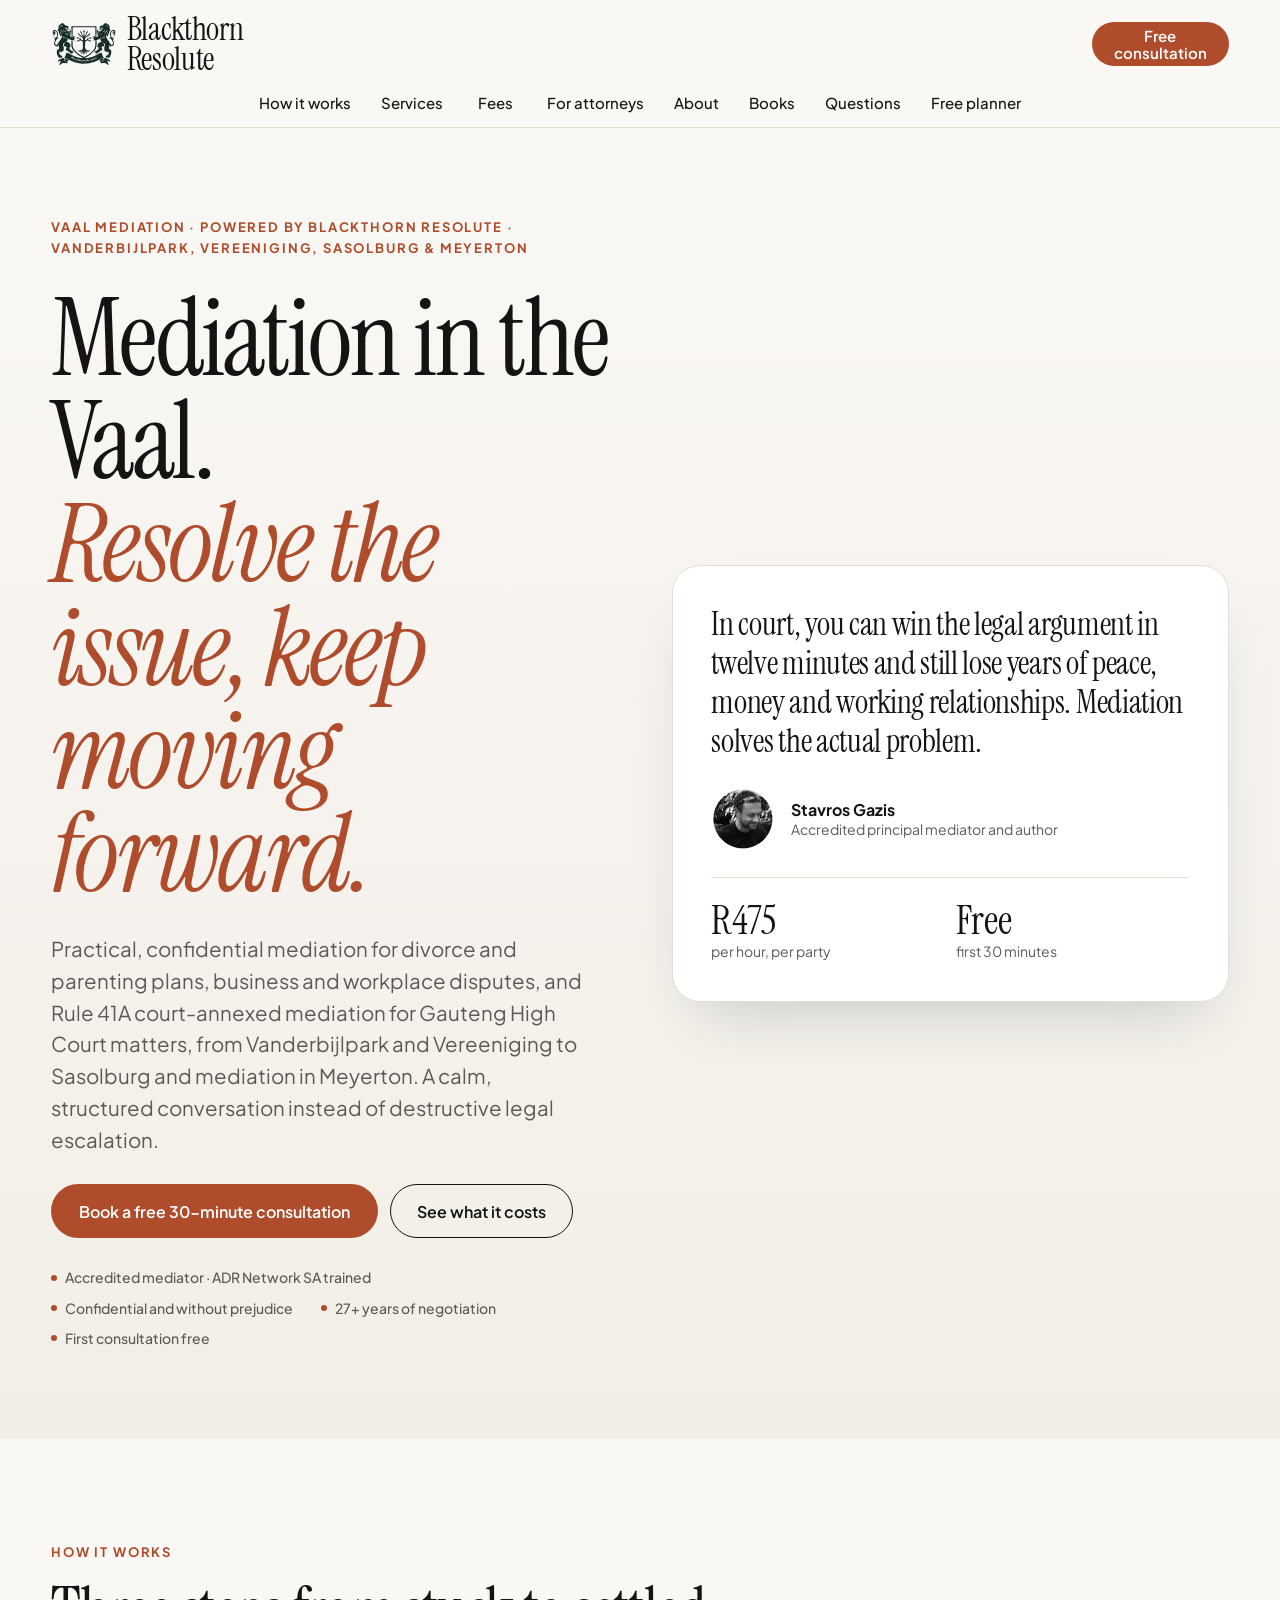
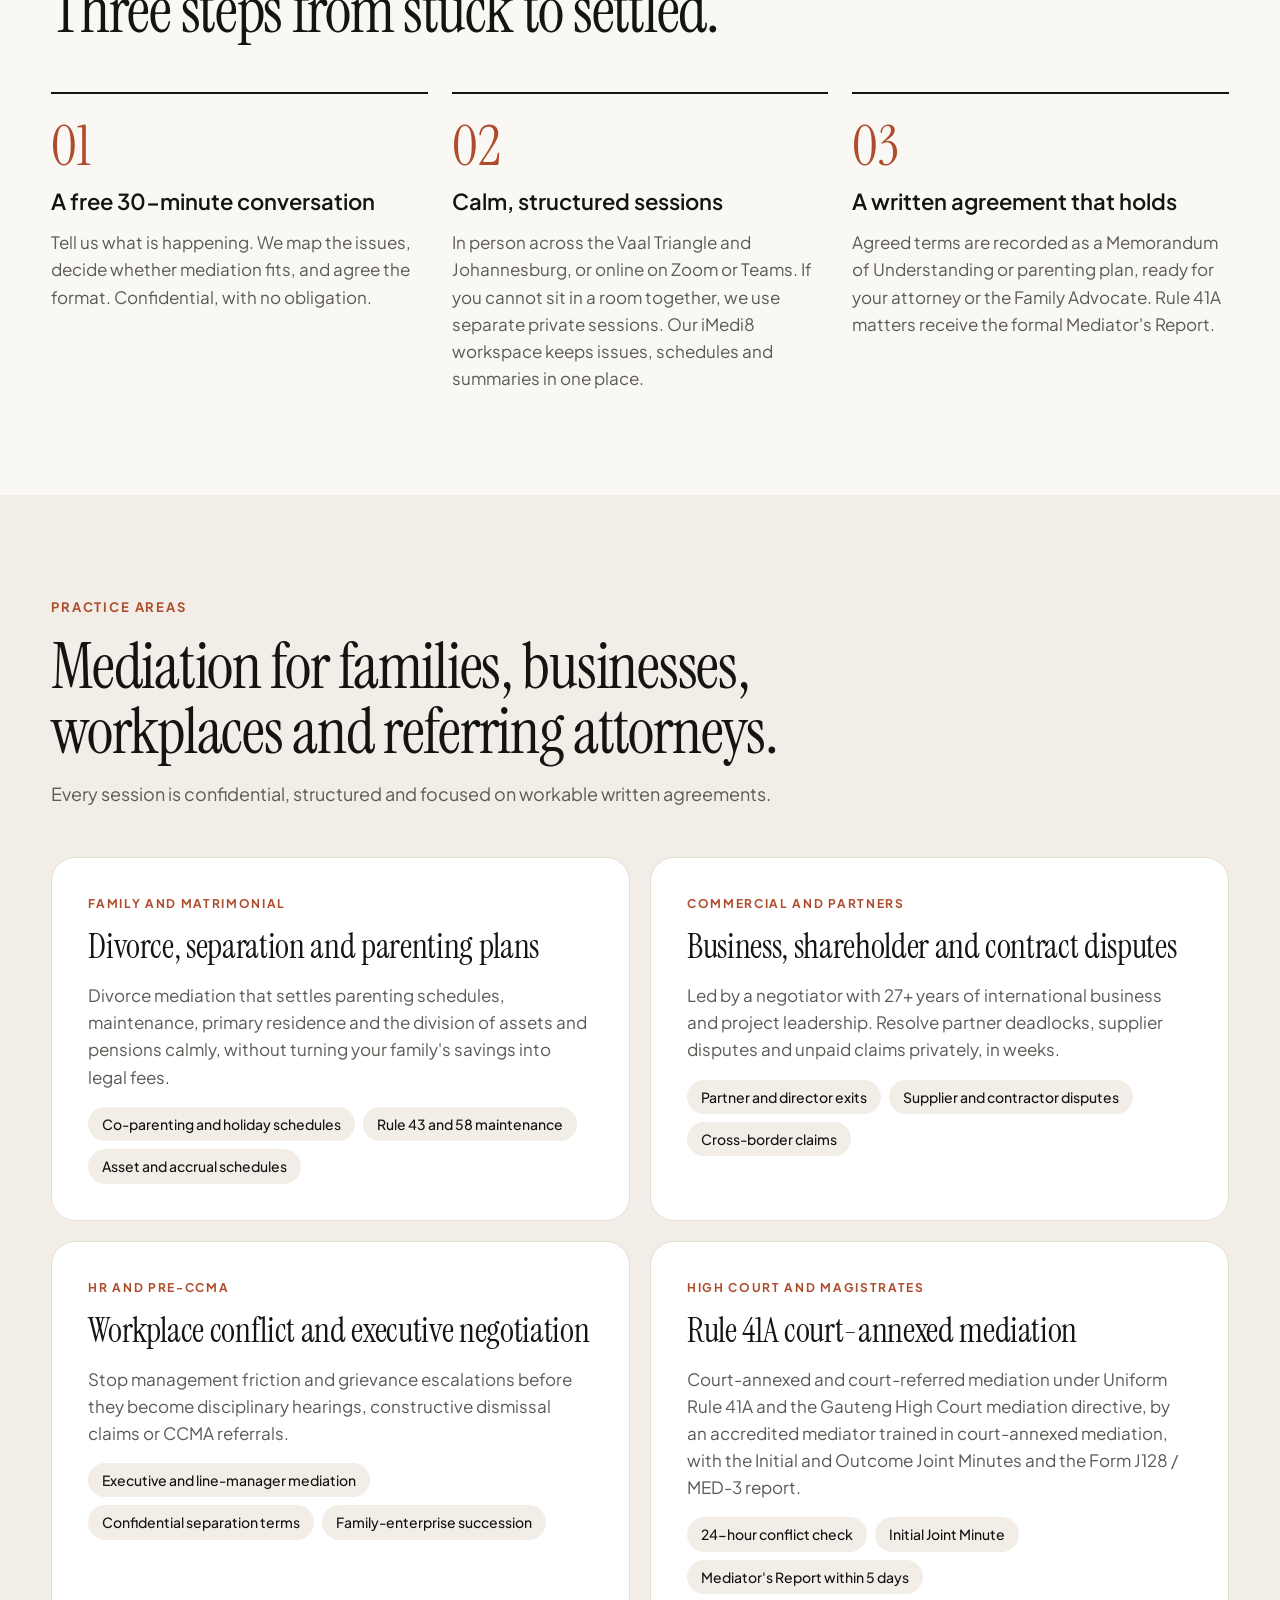
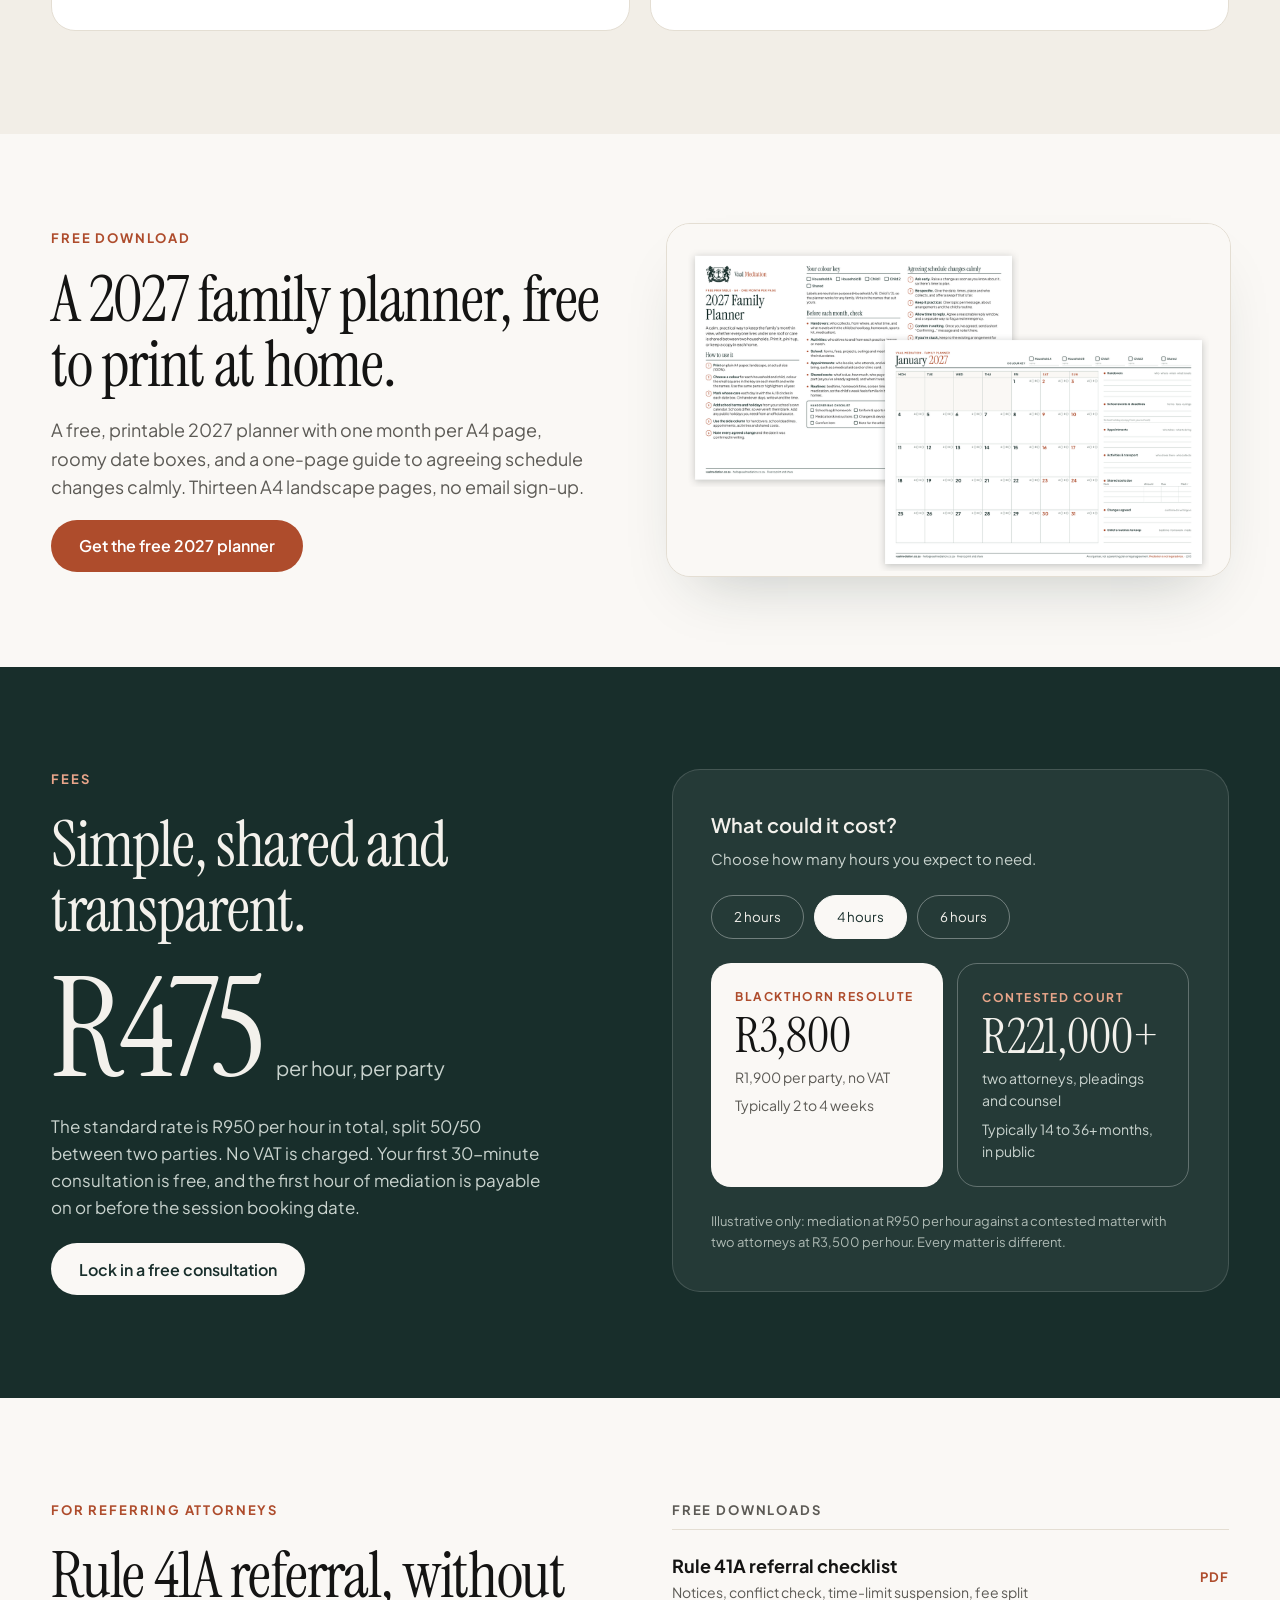
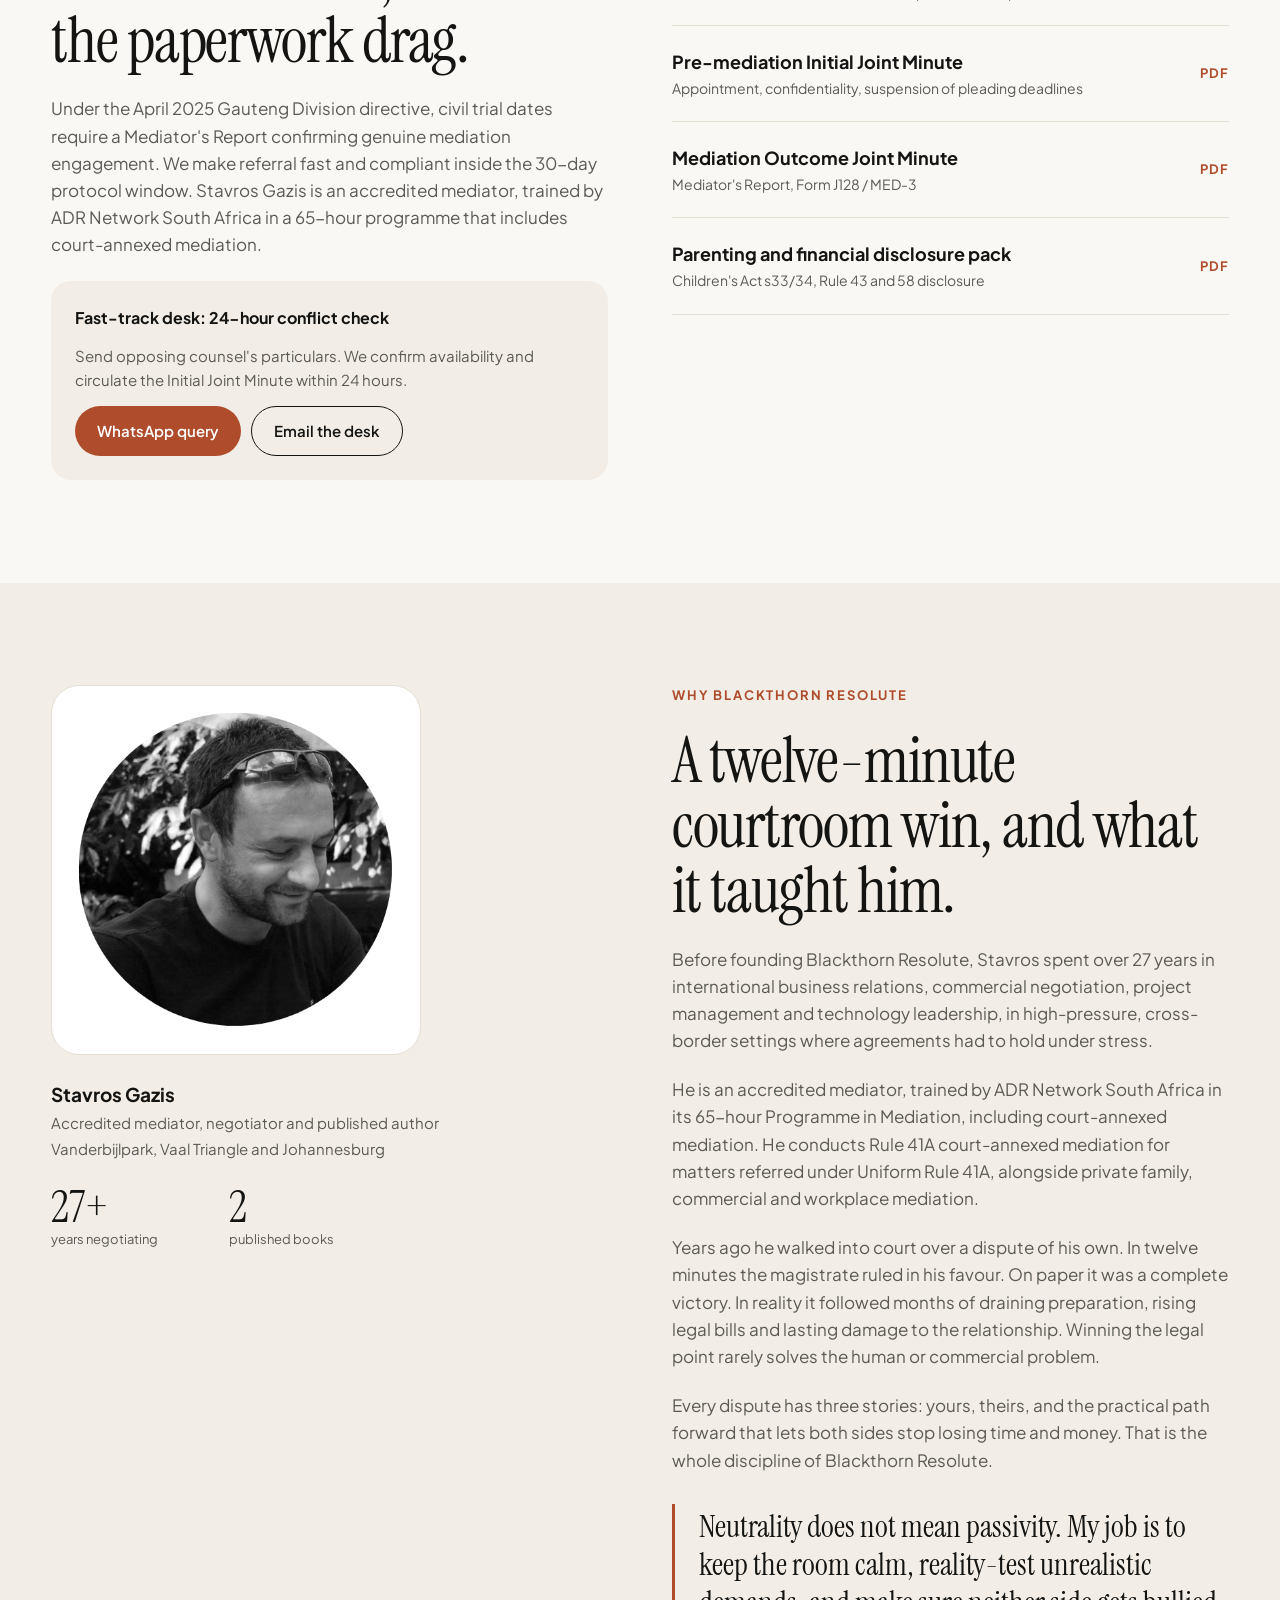
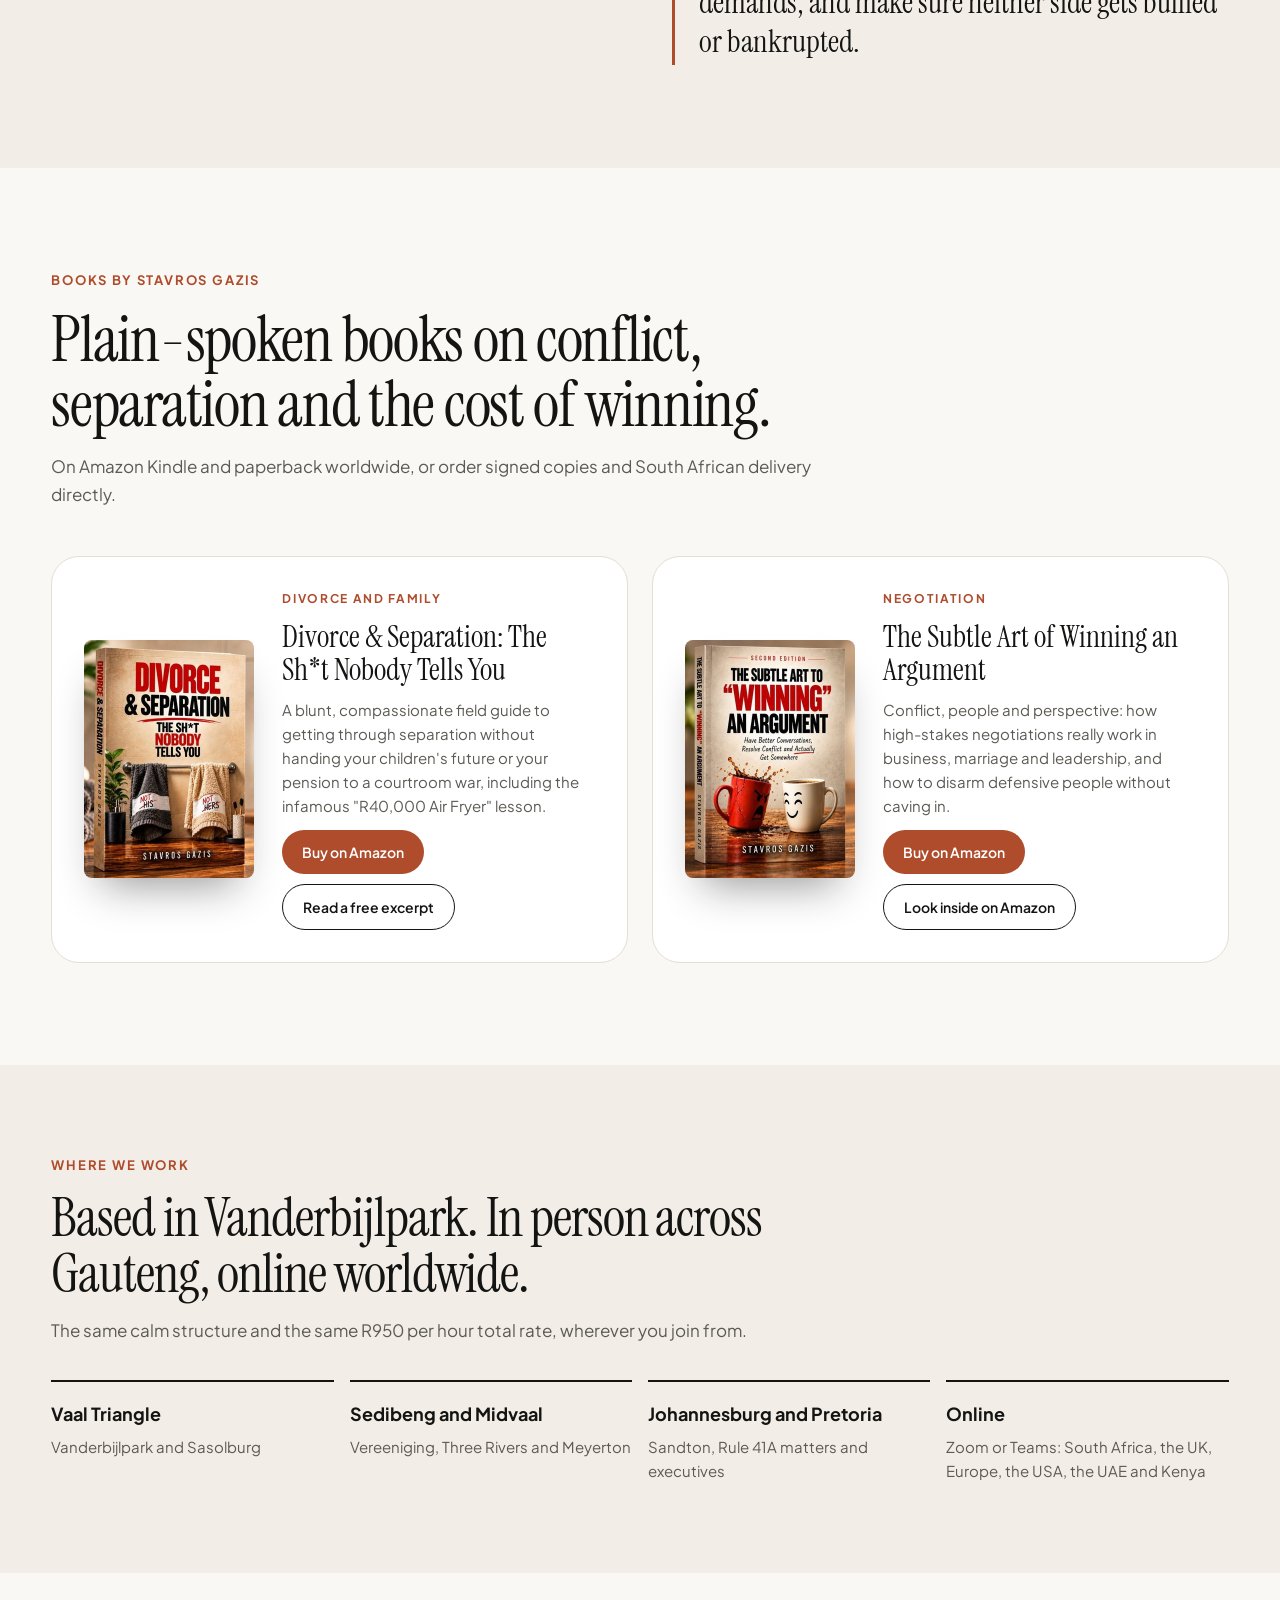
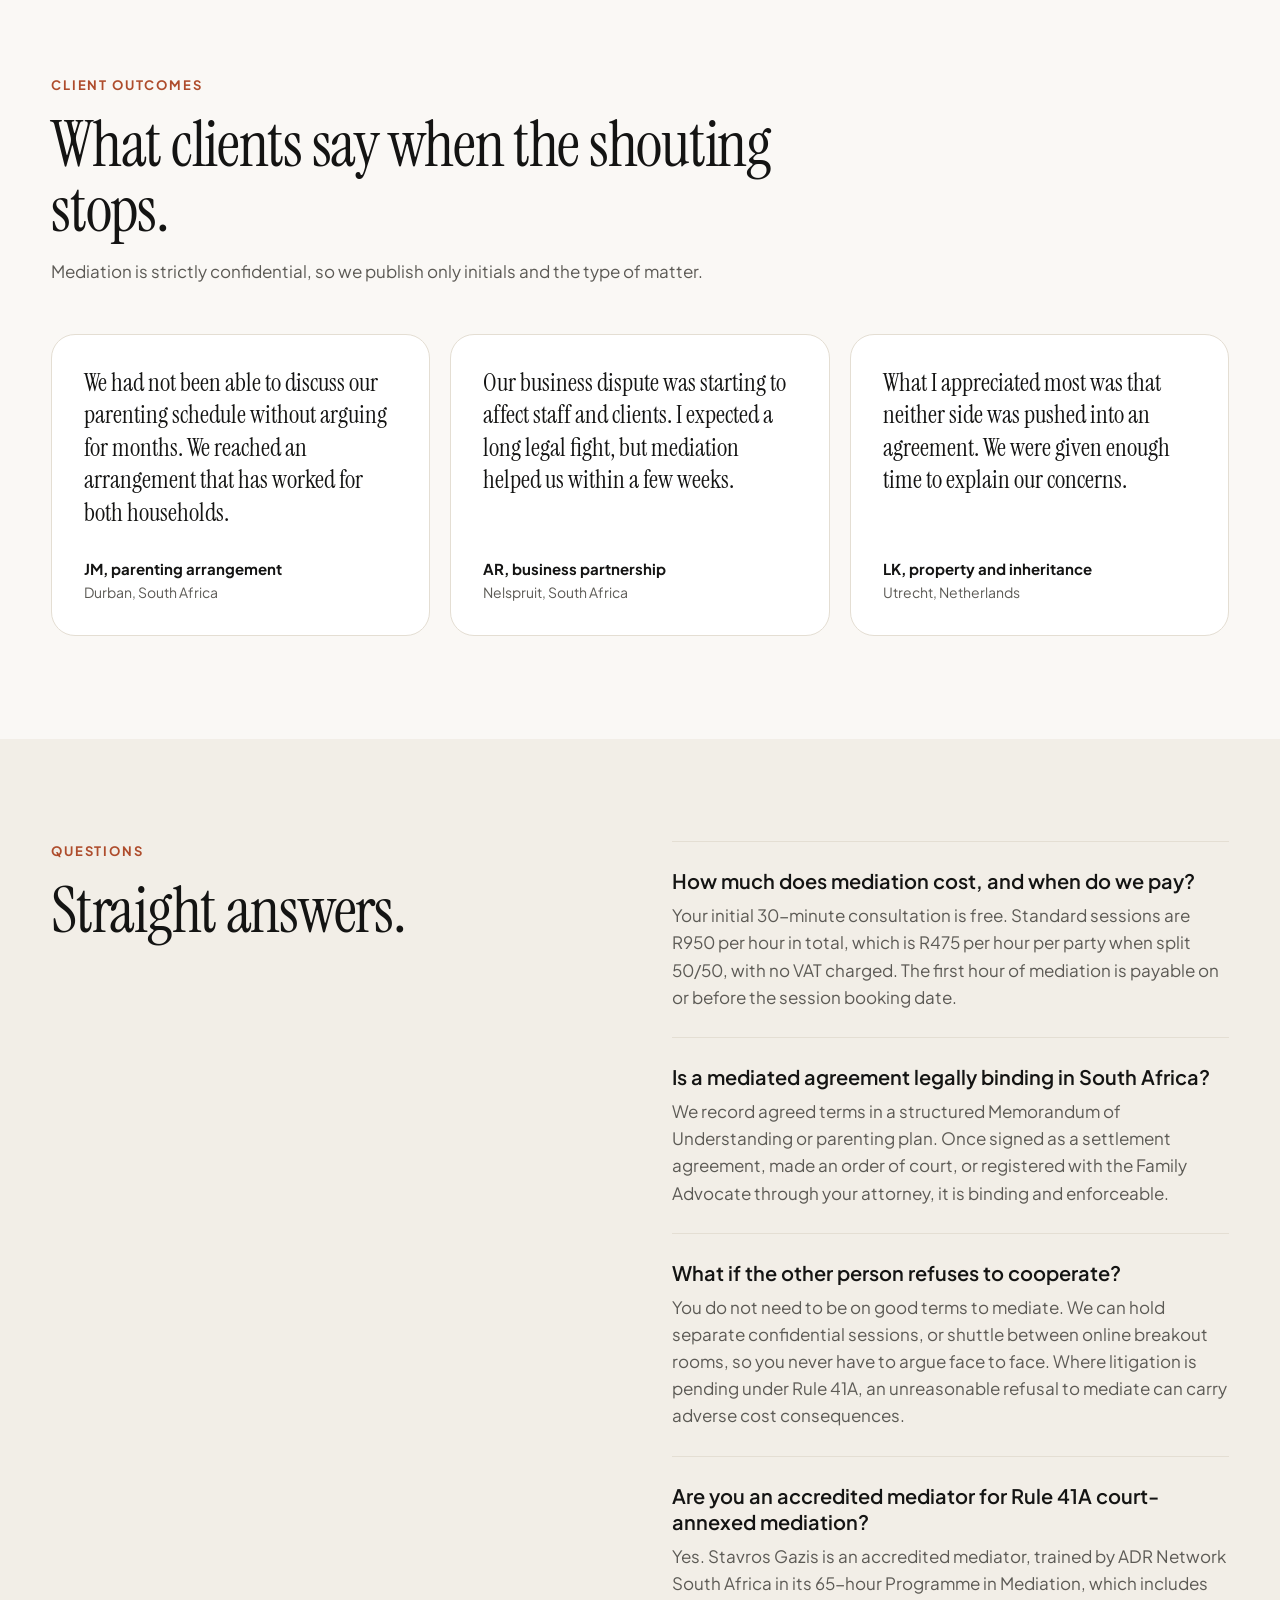
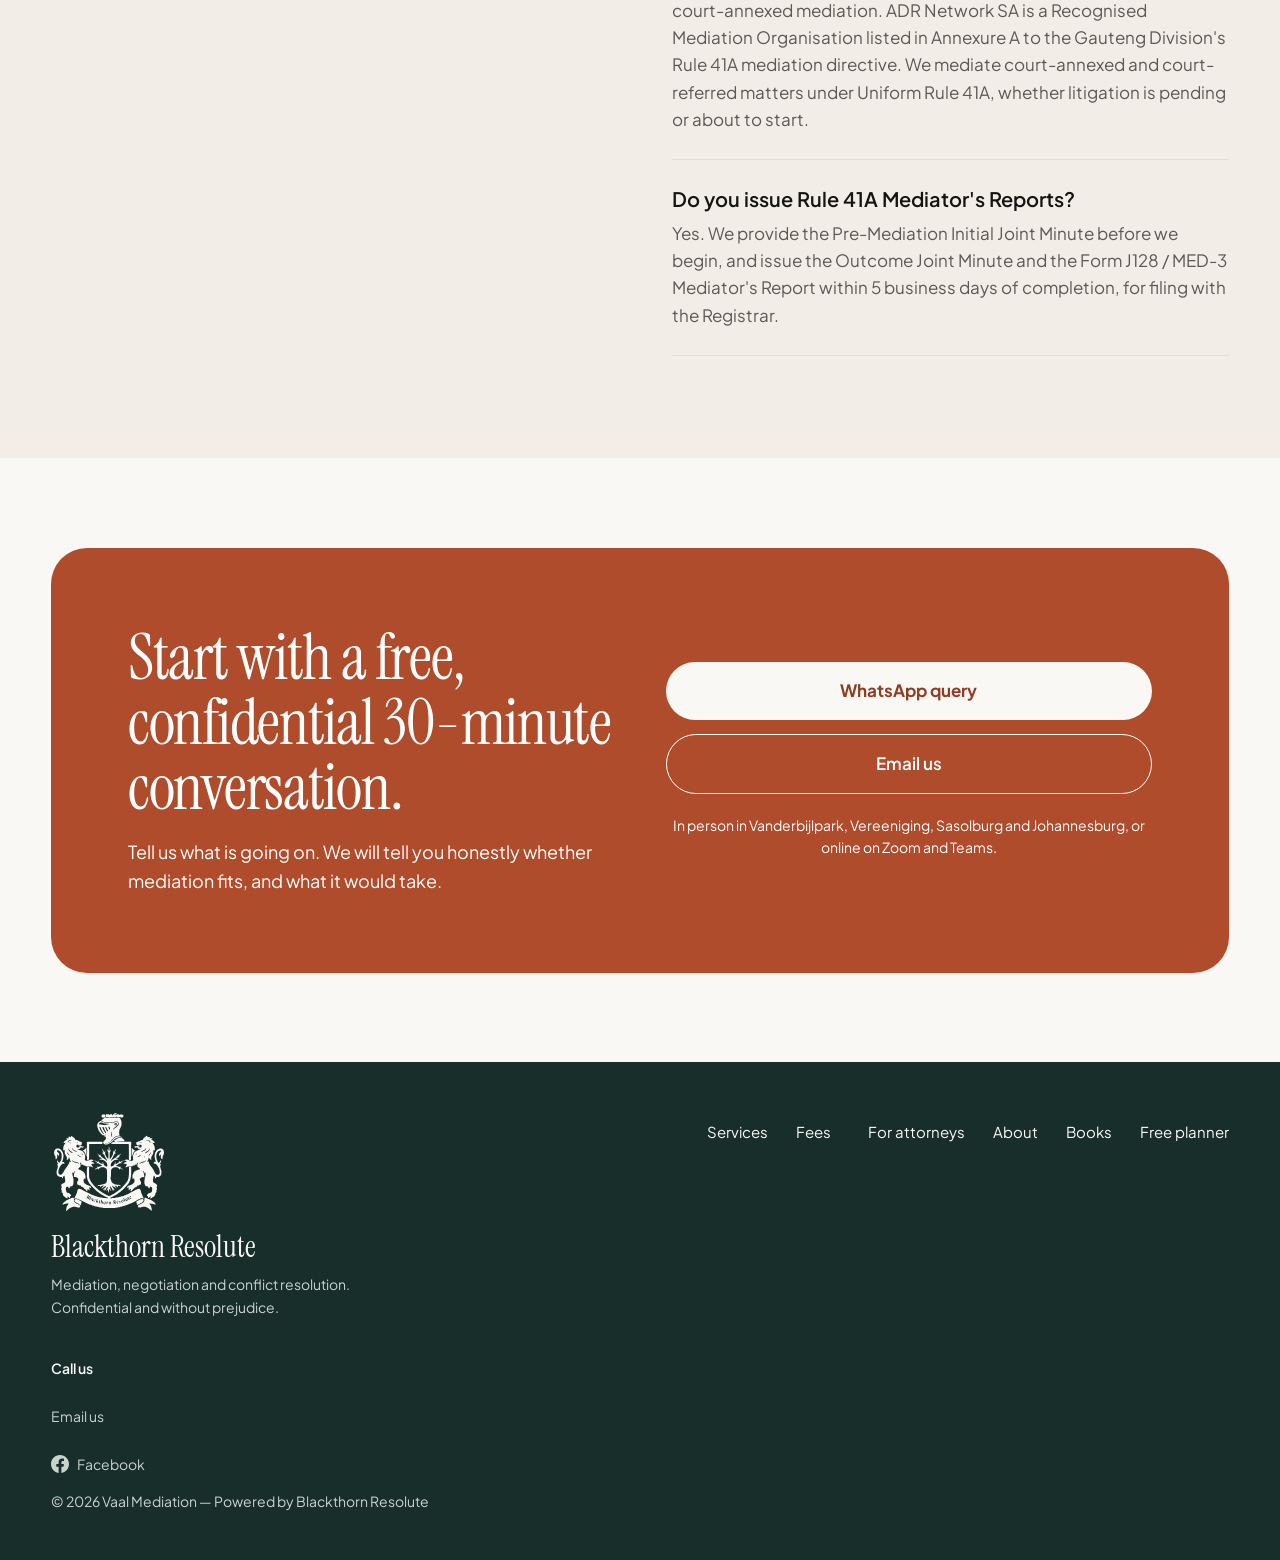
<file: index.html>
<!doctype html>
<html lang="en">
<head>
<meta charset="utf-8">
<meta name="viewport" content="width=device-width, initial-scale=1">
<title>Vaal Mediation | Vanderbijlpark, Vereeniging, Sasolburg &amp; Meyerton</title>
<meta name="description" content="Vaal Mediation: accredited mediator for divorce, business &amp; Rule 41A court-annexed mediation in Vanderbijlpark, Vereeniging, Sasolburg &amp; Meyerton. Free 30-min consult">
<link rel="icon" href="assets/crest-compact-ink.svg" type="image/svg+xml">
<link rel="icon" href="favicon.ico" sizes="48x48">
<link rel="apple-touch-icon" href="apple-touch-icon.png">
<link rel="preconnect" href="https://fonts.googleapis.com">
<link rel="preconnect" href="https://fonts.gstatic.com" crossorigin>
<link rel="preload" as="style" href="https://fonts.googleapis.com/css2?family=Instrument+Serif:ital@0;1&family=Plus+Jakarta+Sans:wght@400;500;600;700&display=swap">
<link rel="stylesheet" href="https://fonts.googleapis.com/css2?family=Instrument+Serif:ital@0;1&family=Plus+Jakarta+Sans:wght@400;500;600;700&display=swap" media="print" onload="this.media='all'">
<noscript><link rel="stylesheet" href="https://fonts.googleapis.com/css2?family=Instrument+Serif:ital@0;1&family=Plus+Jakarta+Sans:wght@400;500;600;700&display=swap"></noscript>
<style>
body{margin:0}
a{color:#AE4C2C}a:hover{color:#8E3D20}
html{scroll-behavior:smooth}
.hrs{border:1.5px solid rgba(255,255,255,.35);background:transparent;color:#F3F1EC}
.hrs[aria-pressed="true"]{border-color:#FAF8F5;background:#FAF8F5;color:#182E2B}
</style>
<link rel="canonical" href="https://vaalmediation.co.za/">
<meta name="robots" content="index, follow, max-image-preview:large, max-snippet:-1, max-video-preview:-1">
<meta name="google-site-verification" content="_E83uyV6b2dhOPWpymuxJqHmCuoD6ckwEOdWodsKrVY" />
<script async src="https://www.googletagmanager.com/gtag/js?id=AW-18543809384"></script>
<script>window.dataLayer=window.dataLayer||[];function gtag(){dataLayer.push(arguments);}gtag('js',new Date());gtag('config','AW-18543809384');</script>
<meta name="author" content="Stavros Gazis — Blackthorn Resolute">
<meta name="geo.region" content="ZA-GP">
<meta name="geo.placename" content="Vanderbijlpark, Vereeniging, Sasolburg, Meyerton, Three Rivers, Vaal Triangle, Sedibeng, Gauteng">
<meta property="og:type" content="website">
<meta property="og:locale" content="en_ZA">
<meta property="og:site_name" content="Vaal Mediation — Powered by Blackthorn Resolute">
<meta property="og:title" content="Vaal Mediation | Divorce, Business &amp; Rule 41A Court-Annexed Mediation in Vanderbijlpark, Vereeniging &amp; Sasolburg">
<meta property="og:description" content="Confidential mediation across the Vaal Triangle (Vanderbijlpark, Vereeniging, Sasolburg, Meyerton) and online, powered by Blackthorn Resolute. Accredited mediator trained by ADR Network SA, including court-annexed mediation. R475/hr per party. Free 30-minute consultation.">
<meta property="og:url" content="https://vaalmediation.co.za/">
<meta property="og:image" content="https://vaalmediation.co.za/assets/stavros.png">
<meta name="twitter:card" content="summary_large_image">
<meta name="twitter:title" content="Vaal Mediation — Powered by Blackthorn Resolute">
<meta name="twitter:description" content="Accredited mediator. Divorce, parenting plan, commercial and Rule 41A court-annexed mediation in Vanderbijlpark, Vereeniging, Sasolburg &amp; Meyerton. R475/hr per party. Free 30-minute consultation.">
<meta name="twitter:image" content="https://vaalmediation.co.za/assets/stavros.png">
<script type="application/ld+json">
{
  "@context": "https://schema.org",
  "@graph": [
    {
      "@type": [
        "LegalService",
        "ProfessionalService"
      ],
      "@id": "https://vaalmediation.co.za/#service",
      "name": "Vaal Mediation — Powered by Blackthorn Resolute",
      "alternateName": "Blackthorn Resolute Vaal Triangle Mediation Desk",
      "url": "https://vaalmediation.co.za/",
      "logo": "https://vaalmediation.co.za/assets/crest-compact-ink.svg",
      "image": "https://vaalmediation.co.za/assets/stavros.png",
      "description": "Dedicated Vaal Triangle and Sedibeng regional mediation desk of Blackthorn Resolute, led by accredited Principal Mediator Stavros Gazis, trained by ADR Network South Africa in a 65-hour programme in mediation including court-annexed mediation. Specialising in divorce and parenting plans, business and shareholder disputes, workplace conflict, and Uniform Rule 41A court-annexed (court-referred) mediation for Gauteng High Court matters in Vanderbijlpark, Vereeniging, Sasolburg, Three Rivers, and Meyerton.",
      "telephone": "+27648987503",
      "email": "support@blackthornresolute.co.za",
      "priceRange": "R475 per hour per party (R950/hr total, no VAT)",
      "currenciesAccepted": "ZAR",
      "sameAs": [
        "https://www.facebook.com/profile.php?id=61596187891990"
      ],
      "knowsAbout": [
        "Uniform Rule 41A court-annexed mediation",
        "Court-referred mediation",
        "Divorce and parenting plan mediation",
        "Commercial and shareholder mediation",
        "Workplace mediation"
      ],
      "founder": {
        "@id": "https://vaalmediation.co.za/#stavros-gazis"
      },
      "parentOrganization": {
        "@type": "Organization",
        "name": "Blackthorn Resolute",
        "url": "https://blackthornresolute.co.za/"
      },
      "address": {
        "@type": "PostalAddress",
        "addressLocality": "Vanderbijlpark",
        "addressRegion": "Gauteng",
        "addressCountry": "ZA"
      },
      "areaServed": [
        {
          "@type": "City",
          "name": "Vanderbijlpark"
        },
        {
          "@type": "City",
          "name": "Vereeniging"
        },
        {
          "@type": "City",
          "name": "Sasolburg"
        },
        {
          "@type": "City",
          "name": "Meyerton"
        },
        {
          "@type": "Place",
          "name": "Three Rivers"
        },
        {
          "@type": "AdministrativeArea",
          "name": "Vaal Triangle"
        },
        {
          "@type": "AdministrativeArea",
          "name": "Sedibeng District Municipality"
        },
        {
          "@type": "AdministrativeArea",
          "name": "Midvaal Local Municipality"
        },
        {
          "@type": "City",
          "name": "Johannesburg"
        },
        {
          "@type": "City",
          "name": "Pretoria"
        }
      ],
      "hasOfferCatalog": {
        "@type": "OfferCatalog",
        "name": "Vaal Triangle Mediation Services",
        "itemListElement": [
          {
            "@type": "Offer",
            "name": "Free 30-Minute Initial Mediation Consultation",
            "price": "0",
            "priceCurrency": "ZAR"
          },
          {
            "@type": "Offer",
            "name": "Standard Mediation Session (Per Party Split Rate)",
            "price": "475",
            "priceCurrency": "ZAR",
            "description": "R950 per hour in total, split 50/50 at R475 per hour per party, with no VAT charged."
          }
        ]
      }
    },
    {
      "@type": "Person",
      "@id": "https://vaalmediation.co.za/#stavros-gazis",
      "name": "Stavros Gazis",
      "jobTitle": "Accredited Principal Mediator, Negotiator and Author",
      "worksFor": {
        "@id": "https://vaalmediation.co.za/#service"
      },
      "hasCredential": {
        "@type": "EducationalOccupationalCredential",
        "name": "65-hour Programme in Mediation (Including Court-Annexed Mediation)",
        "credentialCategory": "Mediator training",
        "dateCreated": "2025-11-30",
        "recognizedBy": {
          "@type": "Organization",
          "name": "ADR Network South Africa",
          "url": "https://www.adr-networksa.co.za/"
        }
      },
      "knowsAbout": [
        "Mediation",
        "Uniform Rule 41A court-annexed mediation",
        "Court-referred mediation",
        "Family and divorce mediation",
        "Commercial mediation",
        "Negotiation"
      ],
      "sameAs": [
        "https://www.amazon.com/dp/B0HM3ZNJ4K",
        "https://www.amazon.com/dp/B0HLMHGGYF"
      ]
    },
    {
      "@type": "Book",
      "name": "Divorce & Separation: The Sh*t Nobody Tells You",
      "author": {
        "@id": "https://vaalmediation.co.za/#stavros-gazis"
      },
      "url": "https://www.amazon.com/dp/B0HM3ZNJ4K",
      "identifier": "B0HM3ZNJ4K"
    },
    {
      "@type": "Book",
      "name": "The Subtle Art of Winning an Argument",
      "author": {
        "@id": "https://vaalmediation.co.za/#stavros-gazis"
      },
      "isbn": "979-8657033007",
      "url": "https://www.amazon.com/dp/B0HLMHGGYF",
      "identifier": "B0HLMHGGYF"
    },
    {
      "@type": "FAQPage",
      "mainEntity": [
        {
          "@type": "Question",
          "name": "How much does mediation cost in the Vaal Triangle, and when do we pay?",
          "acceptedAnswer": {
            "@type": "Answer",
            "text": "Your initial 30-minute consultation is free. Standard sessions are R950 per hour in total, which is R475 per hour per party when split 50/50, with no VAT charged. The first hour of mediation is payable on or before the session booking date."
          }
        },
        {
          "@type": "Question",
          "name": "Is a mediated agreement legally binding in South Africa?",
          "acceptedAnswer": {
            "@type": "Answer",
            "text": "We record agreed terms in a structured Memorandum of Understanding or parenting plan. Once signed as a settlement agreement, made an order of court, or registered with the Family Advocate through your attorney, it is binding and enforceable."
          }
        },
        {
          "@type": "Question",
          "name": "What if the other person refuses to cooperate?",
          "acceptedAnswer": {
            "@type": "Answer",
            "text": "You do not need to be on good terms to mediate. We can hold separate confidential sessions, or shuttle between online breakout rooms, so you never have to argue face to face. Where litigation is pending under Rule 41A, an unreasonable refusal to mediate can carry adverse cost consequences."
          }
        },
        {
          "@type": "Question",
          "name": "Are you an accredited mediator for Rule 41A court-annexed mediation?",
          "acceptedAnswer": {
            "@type": "Answer",
            "text": "Yes. Stavros Gazis is an accredited mediator, trained by ADR Network South Africa in its 65-hour Programme in Mediation, which includes court-annexed mediation. ADR Network SA is a Recognised Mediation Organisation listed in Annexure A to the Gauteng Division's Rule 41A mediation directive. We mediate court-annexed and court-referred matters under Uniform Rule 41A, whether litigation is pending or about to start."
          }
        },
        {
          "@type": "Question",
          "name": "Do you issue Rule 41A Mediator's Reports?",
          "acceptedAnswer": {
            "@type": "Answer",
            "text": "Yes. We provide the Pre-Mediation Initial Joint Minute before we begin, and issue the Outcome Joint Minute and the Form J128 / MED-3 Mediator's Report within 5 business days of completion, for filing with the Registrar."
          }
        }
      ]
    }
  ]
}
</script>
</head>
<body>


<div style="--ink:#141413; --paper:#FAF8F5; --paper2:#F2EEE7; --forest:#182E2B; --clay:#AE4C2C; --claylight:#E8A58A; --line:#E4DED3; --muted:#5C5A55; background: var(--paper); color: var(--ink); font-family: 'Plus Jakarta Sans', system-ui, sans-serif; font-size: 17px; line-height: 1.6; -webkit-font-smoothing: antialiased">

<!-- ============ HEADER ============ -->
<header style="border-bottom: 1px solid var(--line); background: var(--paper)">
<div style="max-width: 1240px; margin: 0 auto; padding: 14px clamp(20px, 4vw, 56px) 0; display: flex; align-items: center; justify-content: space-between; gap: 12px">
<a href="#top" style="display: flex; align-items: center; gap: 10px; text-decoration: none; color: var(--ink); min-width: 0">
<img src="assets/crest-compact-ink.svg" alt="Blackthorn Resolute crest" width="1494" height="1051" style="height: 46px; width: auto; display: block; flex: none">
<span style="font-family: 'Instrument Serif', Georgia, serif; font-size: clamp(24px, 6.4vw, 32px); line-height: 0.95; letter-spacing: -0.01em; display: flex; flex-direction: column"><span>Blackthorn</span><span>Resolute</span></span>
</a>
<a href="https://wa.me/27648987503?text=Hi%20Stavros%2C%20I%20found%20you%20on%20VaalMediation.co.za%20and%20would%20like%20to%20book%20a%20free%2030-minute%20consultation." style="display: inline-flex; align-items: center; justify-content: center; min-height: 44px; padding: 0 clamp(14px, 3.6vw, 22px); border-radius: 999px; background: var(--clay); color: #fff; font-weight: 600; font-size: clamp(13px, 3.7vw, 15px); text-decoration: none; text-align: center; line-height: 1.15; flex: none" data-goatcounter-click="click-whatsapp" data-goatcounter-title="Click WhatsApp">Free<br>consultation</a>
</div>
<nav aria-label="Main" style="max-width: 1240px; margin: 0 auto; padding: 4px clamp(20px, 4vw, 56px) 0; display: flex; flex-wrap: wrap; gap: 0 clamp(18px, 2.4vw, 30px); justify-content: center">
<a href="#how" style="color: var(--ink); text-decoration: none; font-size: 15px; font-weight: 500; padding: 12px 0; min-height: 44px; box-sizing: border-box">How it works</a>
<a href="#services" style="color: var(--ink); text-decoration: none; font-size: 15px; font-weight: 500; padding: 12px 0; min-height: 44px; box-sizing: border-box">Services</a>
<a href="#fees" style="color: var(--ink); text-decoration: none; font-size: 15px; font-weight: 500; padding: 12px 0; min-height: 44px; min-width: 44px; display: inline-flex; align-items: center; justify-content: center; box-sizing: border-box">Fees</a>
<a href="#attorneys" style="color: var(--ink); text-decoration: none; font-size: 15px; font-weight: 500; padding: 12px 0; min-height: 44px; box-sizing: border-box">For attorneys</a>
<a href="#about" style="color: var(--ink); text-decoration: none; font-size: 15px; font-weight: 500; padding: 12px 0; min-height: 44px; box-sizing: border-box">About</a>
<a href="#books" style="color: var(--ink); text-decoration: none; font-size: 15px; font-weight: 500; padding: 12px 0; min-height: 44px; box-sizing: border-box">Books</a>
<a href="#questions" style="color: var(--ink); text-decoration: none; font-size: 15px; font-weight: 500; padding: 12px 0; min-height: 44px; box-sizing: border-box">Questions</a>
<a href="family-planner-2027/" style="color: var(--ink); text-decoration: none; font-size: 15px; font-weight: 500; padding: 12px 0; min-height: 44px; box-sizing: border-box">Free planner</a>
</nav>
</header>

<!-- ============ HERO ============ -->
<section id="top" style="background: linear-gradient(180deg, var(--paper) 0%, var(--paper2) 100%)">
<div style="max-width: 1240px; margin: 0 auto; padding: clamp(48px, 7vw, 104px) clamp(20px, 4vw, 56px) clamp(56px, 7vw, 96px); display: grid; grid-template-columns: repeat(auto-fit, minmax(min(100%, 440px), 1fr)); gap: clamp(40px, 5vw, 72px); align-items: center">
<div style="display: flex; flex-direction: column; gap: 28px">
<p style="margin: 0; font-size: 13px; font-weight: 700; letter-spacing: 0.14em; text-transform: uppercase; color: var(--clay)">Vaal Mediation · Powered by Blackthorn Resolute · Vanderbijlpark, Vereeniging, Sasolburg &amp; Meyerton</p>
<h1 style="margin: 0; font-family: 'Instrument Serif', Georgia, serif; font-weight: 400; font-size: clamp(54px, 8.4vw, 112px); line-height: 0.96; letter-spacing: -0.025em">Mediation in the Vaal.<br><em style="color: var(--clay)">Resolve the issue, keep moving forward.</em></h1>
<p style="margin: 0; max-width: 540px; font-size: clamp(18px, 1.6vw, 21px); line-height: 1.55; color: var(--muted)">Practical, confidential mediation for divorce and parenting plans, business and workplace disputes, and Rule 41A court-annexed mediation for Gauteng High Court matters, from Vanderbijlpark and Vereeniging to Sasolburg and mediation in Meyerton. A calm, structured conversation instead of destructive legal escalation.</p>
<div style="display: flex; flex-wrap: wrap; gap: 12px">
<a href="#book" style="display: inline-flex; align-items: center; justify-content: center; min-height: 52px; padding: 0 28px; border-radius: 999px; background: var(--clay); color: #fff; font-weight: 600; font-size: 16px; text-decoration: none">Book a free 30-minute consultation</a>
<a href="#fees" style="display: inline-flex; align-items: center; justify-content: center; min-height: 52px; padding: 0 26px; border-radius: 999px; border: 1px solid var(--ink); color: var(--ink); font-weight: 600; font-size: 16px; text-decoration: none">See what it costs</a>
</div>
<ul style="margin: 0; padding: 0; list-style: none; display: flex; flex-wrap: wrap; gap: 8px 28px; font-size: 14px; font-weight: 500; color: var(--muted)">
<li style="display: flex; align-items: center; gap: 8px"><span style="width: 6px; height: 6px; border-radius: 50%; background: var(--clay)"></span>Accredited mediator · ADR Network SA trained</li>
<li style="display: flex; align-items: center; gap: 8px"><span style="width: 6px; height: 6px; border-radius: 50%; background: var(--clay)"></span>Confidential and without prejudice</li>
<li style="display: flex; align-items: center; gap: 8px"><span style="width: 6px; height: 6px; border-radius: 50%; background: var(--clay)"></span>27+ years of negotiation</li>
<li style="display: flex; align-items: center; gap: 8px"><span style="width: 6px; height: 6px; border-radius: 50%; background: var(--clay)"></span>First consultation free</li>
</ul>
</div>
<figure style="margin: 0; background: #fff; border: 1px solid var(--line); border-radius: 28px; padding: clamp(24px, 3vw, 40px); box-shadow: 0 30px 60px -30px rgba(24,46,43,0.25); display: flex; flex-direction: column; gap: 26px">
<blockquote style="margin: 0; font-family: 'Instrument Serif', Georgia, serif; font-size: clamp(26px, 2.5vw, 34px); line-height: 1.22; letter-spacing: -0.01em">In court, you can win the legal argument in twelve minutes and still lose years of peace, money and working relationships. Mediation solves the actual problem.</blockquote>
<figcaption style="display: flex; align-items: center; gap: 16px">
<img src="assets/stavros.png" alt="Stavros Gazis" width="64" height="64" style="width: 64px; height: 64px; border-radius: 50%; object-fit: cover; flex: none; background: var(--paper2)">
<span style="display: flex; flex-direction: column; line-height: 1.35"><strong style="font-size: 16px">Stavros Gazis</strong><span style="font-size: 14px; color: var(--muted)">Accredited principal mediator and author</span></span>
</figcaption>
<div style="display: grid; grid-template-columns: repeat(auto-fit, minmax(150px, 1fr)); gap: 12px; padding-top: 22px; border-top: 1px solid var(--line)">
<div style="display: flex; flex-direction: column"><span style="font-family: 'Instrument Serif', Georgia, serif; font-size: 40px; line-height: 1">R475</span><span style="font-size: 14px; color: var(--muted)">per hour, per party</span></div>
<div style="display: flex; flex-direction: column"><span style="font-family: 'Instrument Serif', Georgia, serif; font-size: 40px; line-height: 1">Free</span><span style="font-size: 14px; color: var(--muted)">first 30 minutes</span></div>
</div>
</figure>
</div>
</section>

<!-- ============ HOW IT WORKS ============ -->
<section id="how" style="background: var(--paper)">
<div style="max-width: 1240px; margin: 0 auto; padding: clamp(64px, 8vw, 120px) clamp(20px, 4vw, 56px); display: flex; flex-direction: column; gap: 48px">
<div style="max-width: 720px; display: flex; flex-direction: column; gap: 16px">
<p style="margin: 0; font-size: 13px; font-weight: 700; letter-spacing: 0.14em; text-transform: uppercase; color: var(--clay)">How it works</p>
<h2 style="margin: 0; font-family: 'Instrument Serif', Georgia, serif; font-weight: 400; font-size: clamp(38px, 5vw, 64px); line-height: 1.02; letter-spacing: -0.02em">Three steps from stuck to settled.</h2>
</div>
<div style="display: grid; grid-template-columns: repeat(auto-fit, minmax(min(100%, 300px), 1fr)); gap: 24px">
<article style="border-top: 2px solid var(--ink); padding-top: 24px; display: flex; flex-direction: column; gap: 14px">
<span style="font-family: 'Instrument Serif', Georgia, serif; font-size: 56px; line-height: 1; color: var(--clay)">01</span>
<h3 style="margin: 0; font-size: 22px; line-height: 1.25; font-weight: 600">A free 30-minute conversation</h3>
<p style="margin: 0; color: var(--muted)">Tell us what is happening. We map the issues, decide whether mediation fits, and agree the format. Confidential, with no obligation.</p>
</article>
<article style="border-top: 2px solid var(--ink); padding-top: 24px; display: flex; flex-direction: column; gap: 14px">
<span style="font-family: 'Instrument Serif', Georgia, serif; font-size: 56px; line-height: 1; color: var(--clay)">02</span>
<h3 style="margin: 0; font-size: 22px; line-height: 1.25; font-weight: 600">Calm, structured sessions</h3>
<p style="margin: 0; color: var(--muted)">In person across the Vaal Triangle and Johannesburg, or online on Zoom or Teams. If you cannot sit in a room together, we use separate private sessions. Our iMedi8 workspace keeps issues, schedules and summaries in one place.</p>
</article>
<article style="border-top: 2px solid var(--ink); padding-top: 24px; display: flex; flex-direction: column; gap: 14px">
<span style="font-family: 'Instrument Serif', Georgia, serif; font-size: 56px; line-height: 1; color: var(--clay)">03</span>
<h3 style="margin: 0; font-size: 22px; line-height: 1.25; font-weight: 600">A written agreement that holds</h3>
<p style="margin: 0; color: var(--muted)">Agreed terms are recorded as a Memorandum of Understanding or parenting plan, ready for your attorney or the Family Advocate. Rule 41A matters receive the formal Mediator's Report.</p>
</article>
</div>
</div>
</section>

<!-- ============ SERVICES ============ -->
<section id="services" style="background: var(--paper2)">
<div style="max-width: 1240px; margin: 0 auto; padding: clamp(64px, 8vw, 120px) clamp(20px, 4vw, 56px); display: flex; flex-direction: column; gap: 48px">
<div style="max-width: 760px; display: flex; flex-direction: column; gap: 16px">
<p style="margin: 0; font-size: 13px; font-weight: 700; letter-spacing: 0.14em; text-transform: uppercase; color: var(--clay)">Practice areas</p>
<h2 style="margin: 0; font-family: 'Instrument Serif', Georgia, serif; font-weight: 400; font-size: clamp(38px, 5vw, 64px); line-height: 1.02; letter-spacing: -0.02em">Mediation for families, businesses, workplaces and referring attorneys.</h2>
<p style="margin: 0; color: var(--muted); font-size: 18px">Every session is confidential, structured and focused on workable written agreements.</p>
</div>
<div style="display: grid; grid-template-columns: repeat(auto-fit, minmax(min(100%, 460px), 1fr)); gap: 20px">
<article style="background: #fff; border: 1px solid var(--line); border-radius: 24px; padding: clamp(24px, 3vw, 36px); display: flex; flex-direction: column; gap: 16px">
<p style="margin: 0; font-size: 12px; font-weight: 700; letter-spacing: 0.14em; text-transform: uppercase; color: var(--clay)">Family and matrimonial</p>
<h3 style="margin: 0; font-family: 'Instrument Serif', Georgia, serif; font-weight: 400; font-size: 34px; line-height: 1.08; letter-spacing: -0.01em">Divorce, separation and parenting plans</h3>
<p style="margin: 0; color: var(--muted)">Divorce mediation that settles parenting schedules, maintenance, primary residence and the division of assets and pensions calmly, without turning your family's savings into legal fees.</p>
<ul style="margin: 0; padding: 0; list-style: none; display: flex; flex-wrap: wrap; gap: 8px">
<li style="padding: 6px 14px; border-radius: 999px; background: var(--paper2); font-size: 14px; font-weight: 500">Co-parenting and holiday schedules</li>
<li style="padding: 6px 14px; border-radius: 999px; background: var(--paper2); font-size: 14px; font-weight: 500">Rule 43 and 58 maintenance</li>
<li style="padding: 6px 14px; border-radius: 999px; background: var(--paper2); font-size: 14px; font-weight: 500">Asset and accrual schedules</li>
</ul>
</article>
<article style="background: #fff; border: 1px solid var(--line); border-radius: 24px; padding: clamp(24px, 3vw, 36px); display: flex; flex-direction: column; gap: 16px">
<p style="margin: 0; font-size: 12px; font-weight: 700; letter-spacing: 0.14em; text-transform: uppercase; color: var(--clay)">Commercial and partners</p>
<h3 style="margin: 0; font-family: 'Instrument Serif', Georgia, serif; font-weight: 400; font-size: 34px; line-height: 1.08; letter-spacing: -0.01em">Business, shareholder and contract disputes</h3>
<p style="margin: 0; color: var(--muted)">Led by a negotiator with 27+ years of international business and project leadership. Resolve partner deadlocks, supplier disputes and unpaid claims privately, in weeks.</p>
<ul style="margin: 0; padding: 0; list-style: none; display: flex; flex-wrap: wrap; gap: 8px">
<li style="padding: 6px 14px; border-radius: 999px; background: var(--paper2); font-size: 14px; font-weight: 500">Partner and director exits</li>
<li style="padding: 6px 14px; border-radius: 999px; background: var(--paper2); font-size: 14px; font-weight: 500">Supplier and contractor disputes</li>
<li style="padding: 6px 14px; border-radius: 999px; background: var(--paper2); font-size: 14px; font-weight: 500">Cross-border claims</li>
</ul>
</article>
<article style="background: #fff; border: 1px solid var(--line); border-radius: 24px; padding: clamp(24px, 3vw, 36px); display: flex; flex-direction: column; gap: 16px">
<p style="margin: 0; font-size: 12px; font-weight: 700; letter-spacing: 0.14em; text-transform: uppercase; color: var(--clay)">HR and pre-CCMA</p>
<h3 style="margin: 0; font-family: 'Instrument Serif', Georgia, serif; font-weight: 400; font-size: 34px; line-height: 1.08; letter-spacing: -0.01em">Workplace conflict and executive negotiation</h3>
<p style="margin: 0; color: var(--muted)">Stop management friction and grievance escalations before they become disciplinary hearings, constructive dismissal claims or CCMA referrals.</p>
<ul style="margin: 0; padding: 0; list-style: none; display: flex; flex-wrap: wrap; gap: 8px">
<li style="padding: 6px 14px; border-radius: 999px; background: var(--paper2); font-size: 14px; font-weight: 500">Executive and line-manager mediation</li>
<li style="padding: 6px 14px; border-radius: 999px; background: var(--paper2); font-size: 14px; font-weight: 500">Confidential separation terms</li>
<li style="padding: 6px 14px; border-radius: 999px; background: var(--paper2); font-size: 14px; font-weight: 500">Family-enterprise succession</li>
</ul>
</article>
<article style="background: #fff; border: 1px solid var(--line); border-radius: 24px; padding: clamp(24px, 3vw, 36px); display: flex; flex-direction: column; gap: 16px">
<p style="margin: 0; font-size: 12px; font-weight: 700; letter-spacing: 0.14em; text-transform: uppercase; color: var(--clay)">High Court and Magistrates</p>
<h3 style="margin: 0; font-family: 'Instrument Serif', Georgia, serif; font-weight: 400; font-size: 34px; line-height: 1.08; letter-spacing: -0.01em">Rule 41A court-annexed mediation</h3>
<p style="margin: 0; color: var(--muted)">Court-annexed and court-referred mediation under Uniform Rule 41A and the Gauteng High Court mediation directive, by an accredited mediator trained in court-annexed mediation, with the Initial and Outcome Joint Minutes and the Form J128 / MED-3 report.</p>
<ul style="margin: 0; padding: 0; list-style: none; display: flex; flex-wrap: wrap; gap: 8px">
<li style="padding: 6px 14px; border-radius: 999px; background: var(--paper2); font-size: 14px; font-weight: 500">24-hour conflict check</li>
<li style="padding: 6px 14px; border-radius: 999px; background: var(--paper2); font-size: 14px; font-weight: 500">Initial Joint Minute</li>
<li style="padding: 6px 14px; border-radius: 999px; background: var(--paper2); font-size: 14px; font-weight: 500">Mediator's Report within 5 days</li>
</ul>
</article>
</div>
</div>
</section>

<!-- ============ FREE 2027 PLANNER ============ -->
<section id="planner" style="background: var(--paper)">
<div style="max-width: 1240px; margin: 0 auto; padding: clamp(56px, 7vw, 96px) clamp(20px, 4vw, 56px); display: grid; grid-template-columns: repeat(auto-fit, minmax(min(100%, 360px), 1fr)); gap: clamp(28px, 4vw, 56px); align-items: center">
<div style="display: flex; flex-direction: column; gap: 18px">
<p style="margin: 0; font-size: 13px; font-weight: 700; letter-spacing: 0.14em; text-transform: uppercase; color: var(--clay)">Free download</p>
<h2 style="margin: 0; font-family: 'Instrument Serif', Georgia, serif; font-weight: 400; font-size: clamp(38px, 5vw, 64px); line-height: 1.02; letter-spacing: -0.02em">A 2027 family planner, free to print at home.</h2>
<p style="margin: 0; color: var(--muted); font-size: 18px; max-width: 540px">A free, printable 2027 planner with one month per A4 page, roomy date boxes, and a one-page guide to agreeing schedule changes calmly. Thirteen A4 landscape pages, no email sign-up.</p>
<a href="family-planner-2027/" style="align-self: flex-start; display: inline-flex; align-items: center; justify-content: center; min-height: 52px; padding: 0 28px; border-radius: 999px; background: var(--clay); color: #fff; font-weight: 600; font-size: 16px; text-decoration: none">Get the free 2027 planner</a>
</div>
<a href="family-planner-2027/" style="display: block; text-decoration: none">
<img src="downloads/preview.png" alt="Preview of the free 2027 family planner, showing the how-to guide and the January page" width="1600" height="1000" loading="lazy" decoding="async" style="width: 100%; height: auto; border-radius: 24px; border: 1px solid var(--line); box-shadow: 0 30px 60px -30px rgba(24,46,43,0.25); display: block; background: #fff">
</a>
</div>
</section>

<!-- ============ FEES ============ -->
<section id="fees" style="background: var(--forest); color: #F3F1EC">
<div style="max-width: 1240px; margin: 0 auto; padding: clamp(64px, 8vw, 120px) clamp(20px, 4vw, 56px); display: grid; grid-template-columns: repeat(auto-fit, minmax(min(100%, 440px), 1fr)); gap: clamp(36px, 5vw, 72px); align-items: start">
<div style="display: flex; flex-direction: column; gap: 22px">
<p style="margin: 0; font-size: 13px; font-weight: 700; letter-spacing: 0.14em; text-transform: uppercase; color: var(--claylight)">Fees</p>
<h2 style="margin: 0; font-family: 'Instrument Serif', Georgia, serif; font-weight: 400; font-size: clamp(38px, 5vw, 64px); line-height: 1.02; letter-spacing: -0.02em">Simple, shared and transparent.</h2>
<div style="display: flex; align-items: baseline; flex-wrap: wrap; gap: 6px 16px">
<span style="font-family: 'Instrument Serif', Georgia, serif; font-size: clamp(84px, 11vw, 140px); line-height: 0.9; letter-spacing: -0.03em">R475</span>
<span style="font-size: 20px; color: #C9D3CE">per hour, per party</span>
</div>
<p style="margin: 0; color: #C9D3CE; max-width: 500px">The standard rate is R950 per hour in total, split 50/50 between two parties. No VAT is charged. Your first 30-minute consultation is free, and the first hour of mediation is payable on or before the session booking date.</p>
<a href="#book" style="align-self: flex-start; display: inline-flex; align-items: center; justify-content: center; min-height: 52px; padding: 0 28px; border-radius: 999px; background: #FAF8F5; color: var(--forest); font-weight: 600; font-size: 16px; text-decoration: none">Lock in a free consultation</a>
</div>
<div style="background: rgba(255,255,255,0.06); border: 1px solid rgba(255,255,255,0.14); border-radius: 28px; padding: clamp(24px, 3vw, 40px); display: flex; flex-direction: column; gap: 24px">
<div style="display: flex; flex-direction: column; gap: 6px">
<h3 style="margin: 0; font-size: 20px; font-weight: 600">What could it cost?</h3>
<p style="margin: 0; font-size: 15px; color: #C9D3CE">Choose how many hours you expect to need.</p>
</div>
<div style="display: flex; flex-wrap: wrap; gap: 10px">
<button type="button" data-hours="2" class="hrs" style="min-height:44px;padding:0 22px;border-radius:999px;font:600 15px/1 inherit;font-family:inherit;cursor:pointer">2 hours</button><button type="button" data-hours="4" class="hrs" style="min-height:44px;padding:0 22px;border-radius:999px;font:600 15px/1 inherit;font-family:inherit;cursor:pointer">4 hours</button><button type="button" data-hours="6" class="hrs" style="min-height:44px;padding:0 22px;border-radius:999px;font:600 15px/1 inherit;font-family:inherit;cursor:pointer">6 hours</button>
</div>
<div style="display: grid; grid-template-columns: repeat(auto-fit, minmax(190px, 1fr)); gap: 14px">
<div style="background: #FAF8F5; color: var(--ink); border-radius: 20px; padding: 24px; display: flex; flex-direction: column; gap: 6px">
<span style="font-size: 12px; font-weight: 700; letter-spacing: 0.12em; text-transform: uppercase; color: var(--clay)">Blackthorn Resolute</span>
<span style="font-family: 'Instrument Serif', Georgia, serif; font-size: 48px; line-height: 1"><span id="med-total">R3,800</span></span>
<span style="font-size: 14px; color: var(--muted)"><span id="med-party">R1,900</span> per party, no VAT</span>
<span style="font-size: 14px; color: var(--muted)">Typically 2 to 4 weeks</span>
</div>
<div style="border: 1px solid rgba(255,255,255,0.28); border-radius: 20px; padding: 24px; display: flex; flex-direction: column; gap: 6px">
<span style="font-size: 12px; font-weight: 700; letter-spacing: 0.12em; text-transform: uppercase; color: var(--claylight)">Contested court</span>
<span style="font-family: 'Instrument Serif', Georgia, serif; font-size: 48px; line-height: 1">R221,000+</span>
<span style="font-size: 14px; color: #C9D3CE">two attorneys, pleadings and counsel</span>
<span style="font-size: 14px; color: #C9D3CE">Typically 14 to 36+ months, in public</span>
</div>
</div>
<p style="margin: 0; font-size: 13px; color: #AEBAB4">Illustrative only: mediation at R950 per hour against a contested matter with two attorneys at R3,500 per hour. Every matter is different.</p>
</div>
</div>
</section>

<!-- ============ ATTORNEYS ============ -->
<section id="attorneys" style="background: var(--paper)">
<div style="max-width: 1240px; margin: 0 auto; padding: clamp(64px, 8vw, 120px) clamp(20px, 4vw, 56px); display: grid; grid-template-columns: repeat(auto-fit, minmax(min(100%, 440px), 1fr)); gap: clamp(36px, 5vw, 72px); align-items: start">
<div style="display: flex; flex-direction: column; gap: 22px">
<p style="margin: 0; font-size: 13px; font-weight: 700; letter-spacing: 0.14em; text-transform: uppercase; color: var(--clay)">For referring attorneys</p>
<h2 style="margin: 0; font-family: 'Instrument Serif', Georgia, serif; font-weight: 400; font-size: clamp(38px, 5vw, 64px); line-height: 1.02; letter-spacing: -0.02em">Rule 41A referral, without the paperwork drag.</h2>
<p style="margin: 0; color: var(--muted)">Under the April 2025 Gauteng Division directive, civil trial dates require a Mediator's Report confirming genuine mediation engagement. We make referral fast and compliant inside the 30-day protocol window. Stavros Gazis is an accredited mediator, trained by ADR Network South Africa in a 65-hour programme that includes court-annexed mediation.</p>
<div style="background: var(--paper2); border-radius: 20px; padding: 24px; display: flex; flex-direction: column; gap: 14px">
<strong style="font-size: 16px">Fast-track desk: 24-hour conflict check</strong>
<p style="margin: 0; font-size: 15px; color: var(--muted)">Send opposing counsel's particulars. We confirm availability and circulate the Initial Joint Minute within 24 hours.</p>
<div style="display: flex; flex-wrap: wrap; gap: 10px">
<a href="https://wa.me/27648987503?text=Hi%20Stavros%2C%20I%20found%20you%20on%20VaalMediation.co.za%20and%20would%20like%20to%20book%20a%20free%2030-minute%20consultation." style="display: inline-flex; align-items: center; justify-content: center; min-height: 48px; padding: 0 22px; border-radius: 999px; background: var(--clay); color: #fff; font-weight: 600; font-size: 15px; text-decoration: none" data-goatcounter-click="click-whatsapp" data-goatcounter-title="Click WhatsApp">WhatsApp query</a>
<a href="mailto:support@blackthornresolute.co.za?subject=%5BVaalMediation.co.za%5D%20Mediation%20Enquiry&amp;body=Hi%20Stavros%2C%0A%0AI%20found%20you%20on%20VaalMediation.co.za%20and%20would%20like%20to%20book%20a%20free%2030-minute%20consultation.%0A%0AName%3A%0APhone%2FWhatsApp%3A%0AType%20of%20matter%3A%0A" style="display: inline-flex; align-items: center; justify-content: center; min-height: 48px; padding: 0 22px; border-radius: 999px; border: 1px solid var(--ink); color: var(--ink); font-weight: 600; font-size: 15px; text-decoration: none" data-goatcounter-click="click-email" data-goatcounter-title="Click email">Email the desk</a>
</div>
</div>
</div>
<div style="display: flex; flex-direction: column">
<p style="margin: 0 0 8px; font-size: 13px; font-weight: 700; letter-spacing: 0.14em; text-transform: uppercase; color: var(--muted)">Free downloads</p>
<a href="templates/rule-41a-referral-checklist.pdf" target="_blank" rel="noopener" download style="display: flex; align-items: center; justify-content: space-between; gap: 16px; padding: 22px 0; border-top: 1px solid var(--line); text-decoration: none; color: var(--ink)" data-goatcounter-click="download-rule-41a-referral-checklist" data-goatcounter-title="Download rule 41a referral checklist">
<span style="display: flex; flex-direction: column"><strong style="font-size: 18px">Rule 41A referral checklist</strong><span style="font-size: 14px; color: var(--muted)">Notices, conflict check, time-limit suspension, fee split</span></span>
<span style="flex: none; font-size: 13px; font-weight: 700; letter-spacing: 0.08em; color: var(--clay)">PDF</span>
</a>
<a href="templates/pre-mediation-initial-joint-minute.pdf" target="_blank" rel="noopener" download style="display: flex; align-items: center; justify-content: space-between; gap: 16px; padding: 22px 0; border-top: 1px solid var(--line); text-decoration: none; color: var(--ink)" data-goatcounter-click="download-pre-mediation-initial-joint-minute" data-goatcounter-title="Download pre mediation initial joint minute">
<span style="display: flex; flex-direction: column"><strong style="font-size: 18px">Pre-mediation Initial Joint Minute</strong><span style="font-size: 14px; color: var(--muted)">Appointment, confidentiality, suspension of pleading deadlines</span></span>
<span style="flex: none; font-size: 13px; font-weight: 700; letter-spacing: 0.08em; color: var(--clay)">PDF</span>
</a>
<a href="templates/mediation-outcome-joint-minute.pdf" target="_blank" rel="noopener" download style="display: flex; align-items: center; justify-content: space-between; gap: 16px; padding: 22px 0; border-top: 1px solid var(--line); text-decoration: none; color: var(--ink)" data-goatcounter-click="download-mediation-outcome-joint-minute" data-goatcounter-title="Download mediation outcome joint minute">
<span style="display: flex; flex-direction: column"><strong style="font-size: 18px">Mediation Outcome Joint Minute</strong><span style="font-size: 14px; color: var(--muted)">Mediator's Report, Form J128 / MED-3</span></span>
<span style="flex: none; font-size: 13px; font-weight: 700; letter-spacing: 0.08em; color: var(--clay)">PDF</span>
</a>
<a href="templates/parenting-plan-financial-disclosure-checklist.pdf" target="_blank" rel="noopener" download style="display: flex; align-items: center; justify-content: space-between; gap: 16px; padding: 22px 0; border-top: 1px solid var(--line); border-bottom: 1px solid var(--line); text-decoration: none; color: var(--ink)" data-goatcounter-click="download-parenting-plan-financial-disclosure-checklist" data-goatcounter-title="Download parenting plan financial disclosure checklist">
<span style="display: flex; flex-direction: column"><strong style="font-size: 18px">Parenting and financial disclosure pack</strong><span style="font-size: 14px; color: var(--muted)">Children's Act s33/34, Rule 43 and 58 disclosure</span></span>
<span style="flex: none; font-size: 13px; font-weight: 700; letter-spacing: 0.08em; color: var(--clay)">PDF</span>
</a>
</div>
</div>
</section>

<!-- ============ ABOUT ============ -->
<section id="about" style="background: var(--paper2)">
<div style="max-width: 1240px; margin: 0 auto; padding: clamp(64px, 8vw, 120px) clamp(20px, 4vw, 56px); display: grid; grid-template-columns: repeat(auto-fit, minmax(min(100%, 380px), 1fr)); gap: clamp(36px, 5vw, 80px); align-items: start">
<div style="display: flex; flex-direction: column; gap: 24px">
<div style="background: #fff; border: 1px solid var(--line); border-radius: 28px; padding: 14px; max-width: 340px">
<img src="assets/stavros.png" alt="Stavros Gazis, mediator and author" loading="lazy" decoding="async" width="500" height="500" style="width: 100%; height: auto; aspect-ratio: 1; object-fit: cover; border-radius: 18px; display: block; filter: grayscale(1)">
</div>
<div style="display: flex; flex-direction: column; gap: 2px">
<strong style="font-size: 19px">Stavros Gazis</strong>
<span style="color: var(--muted); font-size: 15px">Accredited mediator, negotiator and published author</span>
<span style="color: var(--muted); font-size: 15px">Vanderbijlpark, Vaal Triangle and Johannesburg</span>
</div>
<div style="display: grid; grid-template-columns: repeat(auto-fit, minmax(110px, 1fr)); gap: 16px; max-width: 340px">
<div style="display: flex; flex-direction: column"><span style="font-family: 'Instrument Serif', Georgia, serif; font-size: 44px; line-height: 1">27+</span><span style="font-size: 13px; color: var(--muted)">years negotiating</span></div>
<div style="display: flex; flex-direction: column"><span style="font-family: 'Instrument Serif', Georgia, serif; font-size: 44px; line-height: 1">2</span><span style="font-size: 13px; color: var(--muted)">published books</span></div>
</div>
</div>
<div style="display: flex; flex-direction: column; gap: 22px">
<p style="margin: 0; font-size: 13px; font-weight: 700; letter-spacing: 0.14em; text-transform: uppercase; color: var(--clay)">Why Blackthorn Resolute</p>
<h2 style="margin: 0; font-family: 'Instrument Serif', Georgia, serif; font-weight: 400; font-size: clamp(38px, 5vw, 64px); line-height: 1.02; letter-spacing: -0.02em">A twelve-minute courtroom win, and what it taught him.</h2>
<p style="margin: 0; color: var(--muted)">Before founding Blackthorn Resolute, Stavros spent over 27 years in international business relations, commercial negotiation, project management and technology leadership, in high-pressure, cross-border settings where agreements had to hold under stress.</p>
<p style="margin: 0; color: var(--muted)">He is an accredited mediator, trained by ADR Network South Africa in its 65-hour Programme in Mediation, including court-annexed mediation. He conducts Rule 41A court-annexed mediation for matters referred under Uniform Rule 41A, alongside private family, commercial and workplace mediation.</p>
<p style="margin: 0; color: var(--muted)">Years ago he walked into court over a dispute of his own. In twelve minutes the magistrate ruled in his favour. On paper it was a complete victory. In reality it followed months of draining preparation, rising legal bills and lasting damage to the relationship. Winning the legal point rarely solves the human or commercial problem.</p>
<p style="margin: 0; color: var(--muted)">Every dispute has three stories: yours, theirs, and the practical path forward that lets both sides stop losing time and money. That is the whole discipline of Blackthorn Resolute.</p>
<blockquote style="margin: 8px 0 0; padding: 4px 0 4px 24px; border-left: 3px solid var(--clay); font-family: 'Instrument Serif', Georgia, serif; font-size: clamp(26px, 2.4vw, 32px); line-height: 1.25">Neutrality does not mean passivity. My job is to keep the room calm, reality-test unrealistic demands, and make sure neither side gets bullied or bankrupted.</blockquote>
</div>
</div>
</section>

<!-- ============ BOOKS ============ -->
<section id="books" style="background: var(--paper)">
<div style="max-width: 1240px; margin: 0 auto; padding: clamp(64px, 8vw, 120px) clamp(20px, 4vw, 56px); display: flex; flex-direction: column; gap: 48px">
<div style="max-width: 760px; display: flex; flex-direction: column; gap: 16px">
<p style="margin: 0; font-size: 13px; font-weight: 700; letter-spacing: 0.14em; text-transform: uppercase; color: var(--clay)">Books by Stavros Gazis</p>
<h2 style="margin: 0; font-family: 'Instrument Serif', Georgia, serif; font-weight: 400; font-size: clamp(38px, 5vw, 64px); line-height: 1.02; letter-spacing: -0.02em">Plain-spoken books on conflict, separation and the cost of winning.</h2>
<p style="margin: 0; color: var(--muted)">On Amazon Kindle and paperback worldwide, or order signed copies and South African delivery directly.</p>
</div>
<div style="display: grid; grid-template-columns: repeat(auto-fit, minmax(min(100%, 460px), 1fr)); gap: 24px">
<article style="display: flex; flex-wrap: wrap; gap: 28px; align-items: center; background: #fff; border: 1px solid var(--line); border-radius: 28px; padding: clamp(20px, 3vw, 32px)">
<img src="assets/book-divorce_separation.jpg" loading="lazy" decoding="async" alt="Cover of Divorce and Separation: The Sh*t Nobody Tells You" width="500" height="700" style="width: 170px; height: auto; border-radius: 8px; box-shadow: 0 24px 40px -18px rgba(20,20,19,0.45); flex: none">
<div style="flex: 1 1 240px; display: flex; flex-direction: column; gap: 12px">
<p style="margin: 0; font-size: 12px; font-weight: 700; letter-spacing: 0.14em; text-transform: uppercase; color: var(--clay)">Divorce and family</p>
<h3 style="margin: 0; font-family: 'Instrument Serif', Georgia, serif; font-weight: 400; font-size: 30px; line-height: 1.1">Divorce &amp; Separation: The Sh*t Nobody Tells You</h3>
<p style="margin: 0; font-size: 15px; color: var(--muted)">A blunt, compassionate field guide to getting through separation without handing your children's future or your pension to a courtroom war, including the infamous "R40,000 Air Fryer" lesson.</p>
<div style="display: flex; flex-wrap: wrap; gap: 10px">
<a href="https://www.amazon.com/dp/B0HM3ZNJ4K" target="_blank" rel="noopener" style="display: inline-flex; align-items: center; justify-content: center; min-height: 44px; padding: 0 20px; border-radius: 999px; background: var(--clay); color: #fff; font-weight: 600; font-size: 14px; text-decoration: none">Buy on Amazon</a>
<a href="excerpt.html" style="display: inline-flex; align-items: center; justify-content: center; min-height: 44px; padding: 0 20px; border-radius: 999px; border: 1px solid var(--ink); color: var(--ink); font-weight: 600; font-size: 14px; text-decoration: none">Read a free excerpt</a>
</div>
</div>
</article>
<article style="display: flex; flex-wrap: wrap; gap: 28px; align-items: center; background: #fff; border: 1px solid var(--line); border-radius: 28px; padding: clamp(20px, 3vw, 32px)">
<img src="assets/book-winning_argument.jpg" loading="lazy" decoding="async" alt="Cover of The Subtle Art of Winning an Argument" width="500" height="700" style="width: 170px; height: auto; border-radius: 8px; box-shadow: 0 24px 40px -18px rgba(20,20,19,0.45); flex: none">
<div style="flex: 1 1 240px; display: flex; flex-direction: column; gap: 12px">
<p style="margin: 0; font-size: 12px; font-weight: 700; letter-spacing: 0.14em; text-transform: uppercase; color: var(--clay)">Negotiation</p>
<h3 style="margin: 0; font-family: 'Instrument Serif', Georgia, serif; font-weight: 400; font-size: 30px; line-height: 1.1">The Subtle Art of Winning an Argument</h3>
<p style="margin: 0; font-size: 15px; color: var(--muted)">Conflict, people and perspective: how high-stakes negotiations really work in business, marriage and leadership, and how to disarm defensive people without caving in.</p>
<div style="display: flex; flex-wrap: wrap; gap: 10px">
<a href="https://www.amazon.com/dp/B0HLMHGGYF" target="_blank" rel="noopener" style="display: inline-flex; align-items: center; justify-content: center; min-height: 44px; padding: 0 20px; border-radius: 999px; background: var(--clay); color: #fff; font-weight: 600; font-size: 14px; text-decoration: none">Buy on Amazon</a>
<a href="https://www.amazon.com/dp/B0HLMHGGYF" target="_blank" rel="noopener" style="display: inline-flex; align-items: center; justify-content: center; min-height: 44px; padding: 0 20px; border-radius: 999px; border: 1px solid var(--ink); color: var(--ink); font-weight: 600; font-size: 14px; text-decoration: none">Look inside on Amazon</a>
</div>
</div>
</article>
</div>
</div>
</section>

<!-- ============ WHERE WE WORK ============ -->
<section id="locations" style="background: var(--paper2)">
<div style="max-width: 1240px; margin: 0 auto; padding: clamp(56px, 7vw, 96px) clamp(20px, 4vw, 56px); display: flex; flex-direction: column; gap: 36px">
<div style="max-width: 760px; display: flex; flex-direction: column; gap: 14px">
<p style="margin: 0; font-size: 13px; font-weight: 700; letter-spacing: 0.14em; text-transform: uppercase; color: var(--clay)">Where we work</p>
<h2 style="margin: 0; font-family: 'Instrument Serif', Georgia, serif; font-weight: 400; font-size: clamp(34px, 4.4vw, 54px); line-height: 1.05; letter-spacing: -0.02em">Based in Vanderbijlpark. In person across Gauteng, online worldwide.</h2>
<p style="margin: 0; color: var(--muted)">The same calm structure and the same R950 per hour total rate, wherever you join from.</p>
</div>
<div style="display: grid; grid-template-columns: repeat(auto-fit, minmax(min(100%, 250px), 1fr)); gap: 16px">
<div style="border-top: 2px solid var(--ink); padding-top: 18px; display: flex; flex-direction: column; gap: 6px"><strong style="font-size: 18px">Vaal Triangle</strong><span style="font-size: 15px; color: var(--muted)">Vanderbijlpark and Sasolburg</span></div>
<div style="border-top: 2px solid var(--ink); padding-top: 18px; display: flex; flex-direction: column; gap: 6px"><strong style="font-size: 18px">Sedibeng and Midvaal</strong><span style="font-size: 15px; color: var(--muted)">Vereeniging, Three Rivers and Meyerton</span></div>
<div style="border-top: 2px solid var(--ink); padding-top: 18px; display: flex; flex-direction: column; gap: 6px"><strong style="font-size: 18px">Johannesburg and Pretoria</strong><span style="font-size: 15px; color: var(--muted)">Sandton, Rule 41A matters and executives</span></div>
<div style="border-top: 2px solid var(--ink); padding-top: 18px; display: flex; flex-direction: column; gap: 6px"><strong style="font-size: 18px">Online</strong><span style="font-size: 15px; color: var(--muted)">Zoom or Teams: South Africa, the UK, Europe, the USA, the UAE and Kenya</span></div>
</div>
</div>
</section>

<!-- ============ TESTIMONIALS ============ -->
<section id="clients" style="background: var(--paper)">
<div style="max-width: 1240px; margin: 0 auto; padding: clamp(64px, 8vw, 120px) clamp(20px, 4vw, 56px); display: flex; flex-direction: column; gap: 48px">
<div style="max-width: 760px; display: flex; flex-direction: column; gap: 16px">
<p style="margin: 0; font-size: 13px; font-weight: 700; letter-spacing: 0.14em; text-transform: uppercase; color: var(--clay)">Client outcomes</p>
<h2 style="margin: 0; font-family: 'Instrument Serif', Georgia, serif; font-weight: 400; font-size: clamp(38px, 5vw, 64px); line-height: 1.02; letter-spacing: -0.02em">What clients say when the shouting stops.</h2>
<p style="margin: 0; color: var(--muted)">Mediation is strictly confidential, so we publish only initials and the type of matter.</p>
</div>
<div style="display: grid; grid-template-columns: repeat(auto-fit, minmax(min(100%, 320px), 1fr)); gap: 20px">
<figure style="margin: 0; background: #fff; border: 1px solid var(--line); border-radius: 24px; padding: 32px; display: flex; flex-direction: column; justify-content: space-between; gap: 28px">
<blockquote style="margin: 0; font-family: 'Instrument Serif', Georgia, serif; font-size: 25px; line-height: 1.3">We had not been able to discuss our parenting schedule without arguing for months. We reached an arrangement that has worked for both households.</blockquote>
<figcaption style="display: flex; flex-direction: column; font-size: 14px; color: var(--muted)"><strong style="color: var(--ink); font-size: 15px">JM, parenting arrangement</strong>Durban, South Africa</figcaption>
</figure>
<figure style="margin: 0; background: #fff; border: 1px solid var(--line); border-radius: 24px; padding: 32px; display: flex; flex-direction: column; justify-content: space-between; gap: 28px">
<blockquote style="margin: 0; font-family: 'Instrument Serif', Georgia, serif; font-size: 25px; line-height: 1.3">Our business dispute was starting to affect staff and clients. I expected a long legal fight, but mediation helped us within a few weeks.</blockquote>
<figcaption style="display: flex; flex-direction: column; font-size: 14px; color: var(--muted)"><strong style="color: var(--ink); font-size: 15px">AR, business partnership</strong>Nelspruit, South Africa</figcaption>
</figure>
<figure style="margin: 0; background: #fff; border: 1px solid var(--line); border-radius: 24px; padding: 32px; display: flex; flex-direction: column; justify-content: space-between; gap: 28px">
<blockquote style="margin: 0; font-family: 'Instrument Serif', Georgia, serif; font-size: 25px; line-height: 1.3">What I appreciated most was that neither side was pushed into an agreement. We were given enough time to explain our concerns.</blockquote>
<figcaption style="display: flex; flex-direction: column; font-size: 14px; color: var(--muted)"><strong style="color: var(--ink); font-size: 15px">LK, property and inheritance</strong>Utrecht, Netherlands</figcaption>
</figure>
</div>
</div>
</section>

<!-- ============ FAQ ============ -->
<section id="questions" style="background: var(--paper2)">
<div style="max-width: 1240px; margin: 0 auto; padding: clamp(64px, 8vw, 120px) clamp(20px, 4vw, 56px); display: grid; grid-template-columns: repeat(auto-fit, minmax(min(100%, 340px), 1fr)); gap: clamp(32px, 5vw, 80px); align-items: start">
<div style="display: flex; flex-direction: column; gap: 16px">
<p style="margin: 0; font-size: 13px; font-weight: 700; letter-spacing: 0.14em; text-transform: uppercase; color: var(--clay)">Questions</p>
<h2 style="margin: 0; font-family: 'Instrument Serif', Georgia, serif; font-weight: 400; font-size: clamp(38px, 5vw, 64px); line-height: 1.02; letter-spacing: -0.02em">Straight answers.</h2>
</div>
<div style="flex: 2; display: flex; flex-direction: column">
<div style="padding: 26px 0; border-top: 1px solid var(--line); display: flex; flex-direction: column; gap: 8px"><h3 style="margin: 0; font-size: 20px; line-height: 1.3; font-weight: 600">How much does mediation cost, and when do we pay?</h3><p style="margin: 0; color: var(--muted)">Your initial 30-minute consultation is free. Standard sessions are R950 per hour in total, which is R475 per hour per party when split 50/50, with no VAT charged. The first hour of mediation is payable on or before the session booking date.</p></div>
<div style="padding: 26px 0; border-top: 1px solid var(--line); display: flex; flex-direction: column; gap: 8px"><h3 style="margin: 0; font-size: 20px; line-height: 1.3; font-weight: 600">Is a mediated agreement legally binding in South Africa?</h3><p style="margin: 0; color: var(--muted)">We record agreed terms in a structured Memorandum of Understanding or parenting plan. Once signed as a settlement agreement, made an order of court, or registered with the Family Advocate through your attorney, it is binding and enforceable.</p></div>
<div style="padding: 26px 0; border-top: 1px solid var(--line); display: flex; flex-direction: column; gap: 8px"><h3 style="margin: 0; font-size: 20px; line-height: 1.3; font-weight: 600">What if the other person refuses to cooperate?</h3><p style="margin: 0; color: var(--muted)">You do not need to be on good terms to mediate. We can hold separate confidential sessions, or shuttle between online breakout rooms, so you never have to argue face to face. Where litigation is pending under Rule 41A, an unreasonable refusal to mediate can carry adverse cost consequences.</p></div>
<div style="padding: 26px 0; border-top: 1px solid var(--line); display: flex; flex-direction: column; gap: 8px"><h3 style="margin: 0; font-size: 20px; line-height: 1.3; font-weight: 600">Are you an accredited mediator for Rule 41A court-annexed mediation?</h3><p style="margin: 0; color: var(--muted)">Yes. Stavros Gazis is an accredited mediator, trained by ADR Network South Africa in its 65-hour Programme in Mediation, which includes court-annexed mediation. ADR Network SA is a Recognised Mediation Organisation listed in Annexure A to the Gauteng Division&#39;s Rule 41A mediation directive. We mediate court-annexed and court-referred matters under Uniform Rule 41A, whether litigation is pending or about to start.</p></div>
<div style="padding: 26px 0; border-top: 1px solid var(--line); border-bottom: 1px solid var(--line); display: flex; flex-direction: column; gap: 8px"><h3 style="margin: 0; font-size: 20px; line-height: 1.3; font-weight: 600">Do you issue Rule 41A Mediator's Reports?</h3><p style="margin: 0; color: var(--muted)">Yes. We provide the Pre-Mediation Initial Joint Minute before we begin, and issue the Outcome Joint Minute and the Form J128 / MED-3 Mediator's Report within 5 business days of completion, for filing with the Registrar.</p></div>
</div>
</div>
</section>

<!-- ============ BOOK ============ -->
<section id="book" style="background: var(--paper)">
<div style="max-width: 1240px; margin: 0 auto; padding: clamp(56px, 7vw, 104px) clamp(20px, 4vw, 56px)">
<div style="background: var(--clay); color: #fff; border-radius: 36px; padding: clamp(32px, 6vw, 80px); display: grid; grid-template-columns: repeat(auto-fit, minmax(min(100%, 380px), 1fr)); gap: clamp(28px, 4vw, 56px); align-items: center">
<div style="display: flex; flex-direction: column; gap: 18px">
<h2 style="margin: 0; font-family: 'Instrument Serif', Georgia, serif; font-weight: 400; font-size: clamp(38px, 5vw, 66px); line-height: 1.02; letter-spacing: -0.02em">Start with a free, confidential 30-minute conversation.</h2>
<p style="margin: 0; font-size: 18px; max-width: 480px">Tell us what is going on. We will tell you honestly whether mediation fits, and what it would take.</p>
</div>
<div style="display: flex; flex-direction: column; gap: 14px">
<a href="https://wa.me/27648987503?text=Hi%20Stavros%2C%20I%20found%20you%20on%20VaalMediation.co.za%20and%20would%20like%20to%20book%20a%20free%2030-minute%20consultation." style="display: flex; align-items: center; justify-content: center; min-height: 58px; padding: 0 28px; border-radius: 999px; background: #FAF8F5; color: #8E3D20; font-weight: 700; font-size: 17px; text-decoration: none" data-goatcounter-click="click-whatsapp" data-goatcounter-title="Click WhatsApp">WhatsApp query</a>
<a href="mailto:support@blackthornresolute.co.za?subject=%5BVaalMediation.co.za%5D%20Mediation%20Enquiry&amp;body=Hi%20Stavros%2C%0A%0AI%20found%20you%20on%20VaalMediation.co.za%20and%20would%20like%20to%20book%20a%20free%2030-minute%20consultation.%0A%0AName%3A%0APhone%2FWhatsApp%3A%0AType%20of%20matter%3A%0A" style="display: flex; align-items: center; justify-content: center; min-height: 58px; padding: 0 28px; border-radius: 999px; border: 1.5px solid #fff; color: #fff; font-weight: 600; font-size: clamp(14px, 4vw, 17px); text-decoration: none; text-align: center; overflow-wrap: anywhere" data-goatcounter-click="click-email" data-goatcounter-title="Click email">Email us</a>
<p style="margin: 6px 0 0; font-size: 14px; text-align: center">In person in Vanderbijlpark, Vereeniging, Sasolburg and Johannesburg, or online on Zoom and Teams.</p>
</div>
</div>
</div>
</section>

<!-- ============ FOOTER ============ -->
<footer style="background: var(--forest); color: #C9D3CE">
<div style="max-width: 1240px; margin: 0 auto; padding: 48px clamp(20px, 4vw, 56px); display: flex; flex-wrap: wrap; gap: 28px 56px; justify-content: space-between; align-items: flex-start">
<div style="display: flex; flex-direction: column; gap: 10px; max-width: 360px">
<img src="assets/crest-full-paper.svg" loading="lazy" decoding="async" alt="Blackthorn Resolute crest" width="1498" height="1345" style="height: 104px; width: auto; align-self: flex-start; display: block; margin-bottom: 6px">
<span style="font-family: 'Instrument Serif', Georgia, serif; font-size: 30px; color: #FAF8F5; line-height: 1.1">Blackthorn Resolute</span>
<span style="font-size: 14px">Mediation, negotiation and conflict resolution. Confidential and without prejudice.</span>
</div>
<nav aria-label="Footer" style="display: flex; flex-wrap: wrap; gap: 4px 28px; font-size: 15px">
<a href="#services" style="color: #FAF8F5; text-decoration: none; padding: 10px 0">Services</a>
<a href="#fees" style="color: #FAF8F5; text-decoration: none; padding: 10px 0; min-height: 44px; min-width: 44px; display: inline-flex; align-items: center; box-sizing: border-box">Fees</a>
<a href="#attorneys" style="color: #FAF8F5; text-decoration: none; padding: 10px 0">For attorneys</a>
<a href="#about" style="color: #FAF8F5; text-decoration: none; padding: 10px 0">About</a>
<a href="#books" style="color: #FAF8F5; text-decoration: none; padding: 10px 0">Books</a>
<a href="family-planner-2027/" style="color: #FAF8F5; text-decoration: none; padding: 10px 0">Free planner</a>
</nav>
<div style="display: flex; flex-direction: column; gap: 4px; font-size: 14px">
<a href="tel:+27648987503" style="color: #FAF8F5; text-decoration: none; font-weight: 600; display: flex; align-items: center; min-height: 44px" data-goatcounter-click="click-phone" data-goatcounter-title="Click phone">Call us</a>
<a href="mailto:support@blackthornresolute.co.za?subject=%5BVaalMediation.co.za%5D%20Mediation%20Enquiry&amp;body=Hi%20Stavros%2C%0A%0AI%20found%20you%20on%20VaalMediation.co.za%20and%20would%20like%20to%20book%20a%20free%2030-minute%20consultation.%0A%0AName%3A%0APhone%2FWhatsApp%3A%0AType%20of%20matter%3A%0A" style="color: #C9D3CE; text-decoration: none; display: flex; align-items: center; min-height: 44px" data-goatcounter-click="click-email" data-goatcounter-title="Click email">Email us</a>
<a href="https://www.facebook.com/profile.php?id=61596187891990" target="_blank" rel="noopener" aria-label="Vaal Mediation on Facebook" style="color: #C9D3CE; text-decoration: none; display: flex; align-items: center; gap: 8px; min-height: 44px"><svg aria-hidden="true" focusable="false" width="18" height="18" viewBox="0 0 24 24" fill="currentColor"><path d="M24 12.07C24 5.41 18.63 0 12 0S0 5.41 0 12.07C0 18.1 4.39 23.1 10.13 24v-8.44H7.08v-3.49h3.05V9.41c0-3.02 1.79-4.69 4.53-4.69 1.31 0 2.68.24 2.68.24v2.97h-1.51c-1.49 0-1.96.93-1.96 1.89v2.25h3.33l-.53 3.49h-2.8V24C19.61 23.1 24 18.1 24 12.07z"/></svg>Facebook</a>
<span>© 2026 Vaal Mediation — Powered by Blackthorn Resolute</span>
</div>
</div>
</footer>

</div>

<script>
// Cost comparison: R950 per hour in total, R475 per party (no VAT).
(function () {
  var fmt = function (n) { return 'R' + n.toLocaleString('en-ZA').replace(/\u00a0/g, ','); };
  var btns = document.querySelectorAll('.hrs');
  function pick(h) {
    document.getElementById('med-total').textContent = fmt(h * 950);
    document.getElementById('med-party').textContent = fmt(h * 475);
    btns.forEach(function (b) { b.setAttribute('aria-pressed', String(Number(b.dataset.hours) === h)); });
  }
  btns.forEach(function (b) { b.addEventListener('click', function () { pick(Number(b.dataset.hours)); }); });
  pick(4);
})();
</script>
<script>
(function(){
  var L={wa:'AW-18543809384/sWnQCI6hga4dEOimsIpF',tel:'AW-18543809384/Uli4CImiga4dEOimsIpF',mail:'AW-18543809384/Lr-fCIyiga4dEOimsIpF'};
  document.addEventListener('click',function(e){
    try{
      var a=e.target&&e.target.closest?e.target.closest('a[href]'):null;
      if(!a)return;
      var h=(a.getAttribute('href')||'').trim(),hl=h.toLowerCase(),id=null;
      if(hl.indexOf('wa.me/')>-1||hl.indexOf('api.whatsapp.com')>-1)id=L.wa;
      else if(hl.indexOf('tel:')===0)id=L.tel;
      else if(hl.indexOf('mailto:')===0)id=L.mail;
      if(id&&typeof gtag==='function')gtag('event','conversion',{send_to:id,transport_type:'beacon'});
    }catch(err){}
  },true);
})();
</script>
<script data-goatcounter="https://vaalmediation.goatcounter.com/count" async src="//gc.zgo.at/count.js"></script>
</body>
</html>
</file>
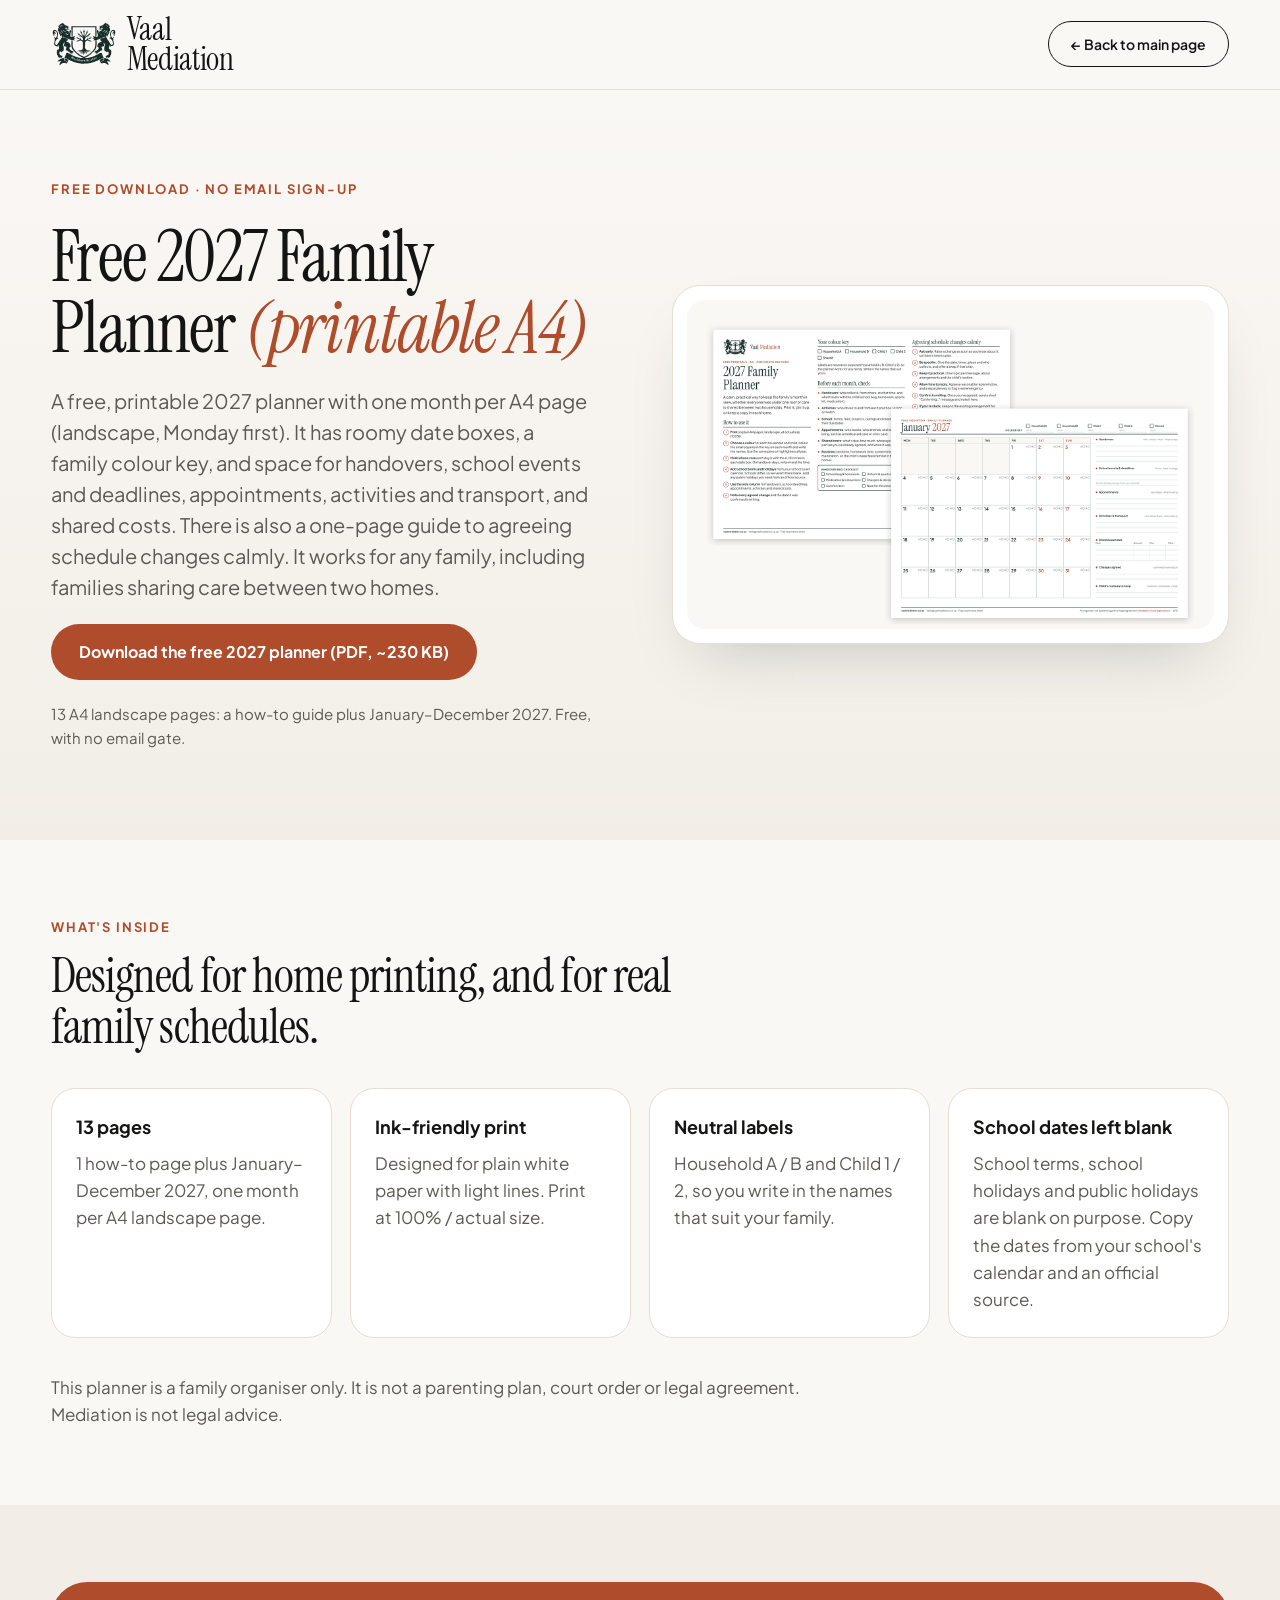
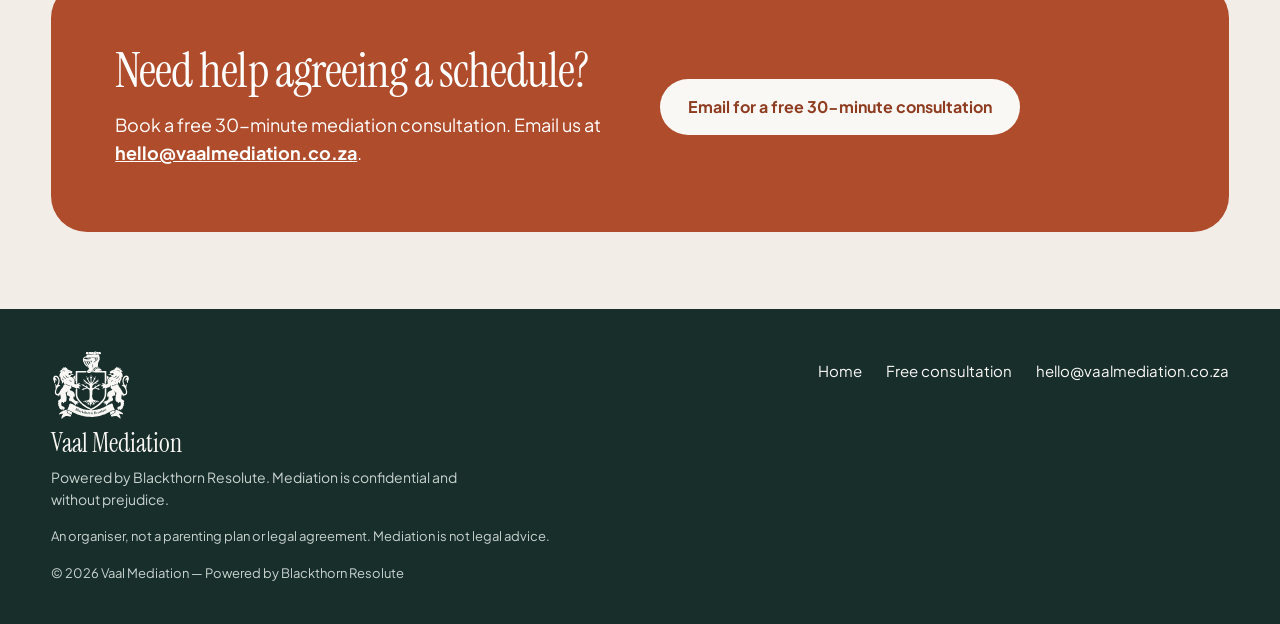
<file: family-planner-2027/index.html>
<!doctype html>
<html lang="en">
<head>
<meta charset="utf-8">
<meta name="viewport" content="width=device-width, initial-scale=1">
<title>Free 2027 Family Planner (printable A4) | Vaal Mediation</title>
<meta name="description" content="Free printable 2027 family planner: 13 A4 landscape pages, one month per page, plus a guide to agreeing changes calmly. Download with no email sign-up.">
<link rel="canonical" href="https://vaalmediation.co.za/family-planner-2027/">
<meta name="robots" content="index, follow, max-image-preview:large, max-snippet:-1, max-video-preview:-1">
<link rel="icon" href="../assets/crest-compact-ink.svg" type="image/svg+xml">
<link rel="icon" href="../favicon.ico" sizes="48x48">
<link rel="apple-touch-icon" href="../apple-touch-icon.png">
<link rel="preconnect" href="https://fonts.googleapis.com">
<link rel="preconnect" href="https://fonts.gstatic.com" crossorigin>
<link rel="preload" as="style" href="https://fonts.googleapis.com/css2?family=Instrument+Serif:ital@0;1&family=Plus+Jakarta+Sans:wght@400;500;600;700&display=swap">
<link rel="stylesheet" href="https://fonts.googleapis.com/css2?family=Instrument+Serif:ital@0;1&family=Plus+Jakarta+Sans:wght@400;500;600;700&display=swap" media="print" onload="this.media='all'">
<noscript><link rel="stylesheet" href="https://fonts.googleapis.com/css2?family=Instrument+Serif:ital@0;1&family=Plus+Jakarta+Sans:wght@400;500;600;700&display=swap"></noscript>
<style>
body{margin:0}
a{color:#AE4C2C}a:hover{color:#8E3D20}
html{scroll-behavior:smooth}
</style>
<meta name="author" content="Vaal Mediation — Powered by Blackthorn Resolute">
<meta property="og:type" content="website">
<meta property="og:locale" content="en_ZA">
<meta property="og:site_name" content="Vaal Mediation — Powered by Blackthorn Resolute">
<meta property="og:title" content="Free 2027 Family Planner (printable A4) | Vaal Mediation">
<meta property="og:description" content="A free, printable 2027 planner with one month per A4 page, plus a one-page guide to agreeing schedule changes calmly. No email sign-up.">
<meta property="og:url" content="https://vaalmediation.co.za/family-planner-2027/">
<meta property="og:image" content="https://vaalmediation.co.za/downloads/preview.png">
<meta name="twitter:card" content="summary_large_image">
<meta name="twitter:title" content="Free 2027 Family Planner | Vaal Mediation">
<meta name="twitter:description" content="Free printable 2027 family planner: 13 A4 landscape pages and a guide to agreeing changes calmly. No email sign-up.">
<meta name="twitter:image" content="https://vaalmediation.co.za/downloads/preview.png">
<script async src="https://www.googletagmanager.com/gtag/js?id=AW-18543809384"></script>
<script>window.dataLayer=window.dataLayer||[];function gtag(){dataLayer.push(arguments);}gtag('js',new Date());gtag('config','AW-18543809384');</script>
</head>
<body>

<div style="--ink:#141413; --paper:#FAF8F5; --paper2:#F2EEE7; --forest:#182E2B; --clay:#AE4C2C; --claylight:#E8A58A; --line:#E4DED3; --muted:#5C5A55; background: var(--paper); color: var(--ink); font-family: 'Plus Jakarta Sans', system-ui, sans-serif; font-size: 17px; line-height: 1.6; -webkit-font-smoothing: antialiased; min-height: 100vh; display: flex; flex-direction: column">

<header style="border-bottom: 1px solid var(--line); background: var(--paper)">
<div style="max-width: 1240px; margin: 0 auto; padding: 14px clamp(20px, 4vw, 56px); display: flex; align-items: center; justify-content: space-between; gap: 12px">
<a href="/" style="display: flex; align-items: center; gap: 10px; text-decoration: none; color: var(--ink); min-width: 0">
<img src="../assets/crest-compact-ink.svg" alt="Blackthorn Resolute crest" width="1494" height="1051" style="height: 46px; width: auto; display: block; flex: none">
<span style="font-family: 'Instrument Serif', Georgia, serif; font-size: clamp(24px, 6.4vw, 32px); line-height: 0.95; letter-spacing: -0.01em; display: flex; flex-direction: column"><span>Vaal</span><span>Mediation</span></span>
</a>
<a href="/" style="display: inline-flex; align-items: center; justify-content: center; min-height: 44px; padding: 0 clamp(14px, 3.6vw, 22px); border-radius: 999px; border: 1px solid var(--ink); color: var(--ink); font-weight: 600; font-size: 14px; text-decoration: none; text-align: center; line-height: 1.15; flex: none">← Back to main page</a>
</div>
</header>

<main style="flex: 1">
<section style="background: linear-gradient(180deg, var(--paper) 0%, var(--paper2) 100%)">
<div style="max-width: 1240px; margin: 0 auto; padding: clamp(48px, 7vw, 96px) clamp(20px, 4vw, 56px); display: grid; grid-template-columns: repeat(auto-fit, minmax(min(100%, 400px), 1fr)); gap: clamp(32px, 5vw, 64px); align-items: center">
<div style="display: flex; flex-direction: column; gap: 22px">
<p style="margin: 0; font-size: 13px; font-weight: 700; letter-spacing: 0.14em; text-transform: uppercase; color: var(--clay)">Free download · No email sign-up</p>
<h1 style="margin: 0; font-family: 'Instrument Serif', Georgia, serif; font-weight: 400; font-size: clamp(42px, 6.4vw, 72px); line-height: 0.98; letter-spacing: -0.025em">Free 2027 Family Planner <em style="color: var(--clay)">(printable A4)</em></h1>
<p style="margin: 0; max-width: 540px; font-size: clamp(17px, 1.6vw, 20px); line-height: 1.55; color: var(--muted)">A free, printable 2027 planner with one month per A4 page (landscape, Monday first). It has roomy date boxes, a family colour key, and space for handovers, school events and deadlines, appointments, activities and transport, and shared costs. There is also a one-page guide to agreeing schedule changes calmly. It works for any family, including families sharing care between two homes.</p>
<a href="../downloads/Vaal-Mediation-2027-Family-Planner.pdf" target="_blank" rel="noopener" download="Vaal-Mediation-2027-Family-Planner.pdf" style="align-self: flex-start; display: inline-flex; align-items: center; justify-content: center; min-height: 56px; padding: 0 28px; border-radius: 999px; background: var(--clay); color: #fff; font-weight: 700; font-size: 16px; text-decoration: none; text-align: center" data-goatcounter-click="download-family-planner-2027" data-goatcounter-title="Download 2027 family planner">Download the free 2027 planner (PDF, ~230 KB)</a>
<p style="margin: 0; font-size: 15px; color: var(--muted)">13 A4 landscape pages: a how-to guide plus January–December 2027. Free, with no email gate.</p>
</div>
<figure style="margin: 0; background: #fff; border: 1px solid var(--line); border-radius: 28px; padding: 14px; box-shadow: 0 30px 60px -30px rgba(24,46,43,0.25)">
<img src="../downloads/preview.png" alt="Preview of the free 2027 family planner, showing the how-to guide and the January page" width="1600" height="1000" style="width: 100%; height: auto; border-radius: 18px; display: block">
</figure>
</div>
</section>

<section style="background: var(--paper)">
<div style="max-width: 1240px; margin: 0 auto; padding: clamp(48px, 6vw, 88px) clamp(20px, 4vw, 56px); display: flex; flex-direction: column; gap: 36px">
<div style="max-width: 720px; display: flex; flex-direction: column; gap: 14px">
<p style="margin: 0; font-size: 13px; font-weight: 700; letter-spacing: 0.14em; text-transform: uppercase; color: var(--clay)">What's inside</p>
<h2 style="margin: 0; font-family: 'Instrument Serif', Georgia, serif; font-weight: 400; font-size: clamp(32px, 4.4vw, 48px); line-height: 1.05; letter-spacing: -0.02em">Designed for home printing, and for real family schedules.</h2>
</div>
<ul style="margin: 0; padding: 0; list-style: none; display: grid; grid-template-columns: repeat(auto-fit, minmax(min(100%, 280px), 1fr)); gap: 18px">
<li style="background: #fff; border: 1px solid var(--line); border-radius: 24px; padding: 24px; display: flex; flex-direction: column; gap: 8px"><strong style="font-size: 18px">13 pages</strong><span style="color: var(--muted)">1 how-to page plus January–December 2027, one month per A4 landscape page.</span></li>
<li style="background: #fff; border: 1px solid var(--line); border-radius: 24px; padding: 24px; display: flex; flex-direction: column; gap: 8px"><strong style="font-size: 18px">Ink-friendly print</strong><span style="color: var(--muted)">Designed for plain white paper with light lines. Print at 100% / actual size.</span></li>
<li style="background: #fff; border: 1px solid var(--line); border-radius: 24px; padding: 24px; display: flex; flex-direction: column; gap: 8px"><strong style="font-size: 18px">Neutral labels</strong><span style="color: var(--muted)">Household A / B and Child 1 / 2, so you write in the names that suit your family.</span></li>
<li style="background: #fff; border: 1px solid var(--line); border-radius: 24px; padding: 24px; display: flex; flex-direction: column; gap: 8px"><strong style="font-size: 18px">School dates left blank</strong><span style="color: var(--muted)">School terms, school holidays and public holidays are blank on purpose. Copy the dates from your school's calendar and an official source.</span></li>
</ul>
<p style="margin: 0; max-width: 760px; color: var(--muted)">This planner is a family organiser only. It is not a parenting plan, court order or legal agreement. Mediation is not legal advice.</p>
</div>
</section>

<section style="background: var(--paper2)">
<div style="max-width: 1240px; margin: 0 auto; padding: clamp(48px, 6vw, 88px) clamp(20px, 4vw, 56px)">
<div style="background: var(--clay); color: #fff; border-radius: 36px; padding: clamp(28px, 5vw, 64px); display: grid; grid-template-columns: repeat(auto-fit, minmax(min(100%, 320px), 1fr)); gap: clamp(20px, 4vw, 40px); align-items: center">
<div style="display: flex; flex-direction: column; gap: 14px">
<h2 style="margin: 0; font-family: 'Instrument Serif', Georgia, serif; font-weight: 400; font-size: clamp(32px, 4.6vw, 48px); line-height: 1.05; letter-spacing: -0.02em">Need help agreeing a schedule?</h2>
<p style="margin: 0; font-size: 18px; max-width: 520px">Book a free 30-minute mediation consultation. Email us at <a href="mailto:hello@vaalmediation.co.za?subject=Free%2030-minute%20mediation%20consultation&amp;body=Hi%2C%0A%0AI%20downloaded%20the%202027%20family%20planner%20and%20would%20like%20to%20book%20a%20free%2030-minute%20consultation.%0A%0AName%3A%0A" style="color: #fff; font-weight: 700" data-goatcounter-click="click-email" data-goatcounter-title="Click email">hello@vaalmediation.co.za</a>.</p>
</div>
<a href="mailto:hello@vaalmediation.co.za?subject=Free%2030-minute%20mediation%20consultation&amp;body=Hi%2C%0A%0AI%20downloaded%20the%202027%20family%20planner%20and%20would%20like%20to%20book%20a%20free%2030-minute%20consultation.%0A%0AName%3A%0A" style="justify-self: start; display: inline-flex; align-items: center; justify-content: center; min-height: 56px; padding: 0 28px; border-radius: 999px; background: #FAF8F5; color: #8E3D20; font-weight: 700; font-size: 16px; text-decoration: none; text-align: center" data-goatcounter-click="click-email" data-goatcounter-title="Click email">Email for a free 30-minute consultation</a>
</div>
</div>
</section>
</main>

<footer style="background: var(--forest); color: #C9D3CE">
<div style="max-width: 1240px; margin: 0 auto; padding: 40px clamp(20px, 4vw, 56px); display: flex; flex-direction: column; gap: 16px">
<div style="display: flex; flex-wrap: wrap; gap: 20px 40px; justify-content: space-between; align-items: flex-start">
<div style="display: flex; flex-direction: column; gap: 8px; max-width: 420px">
<img src="../assets/crest-full-paper.svg" loading="lazy" decoding="async" alt="Blackthorn Resolute crest" width="1498" height="1345" style="height: 72px; width: auto; align-self: flex-start; display: block">
<span style="font-family: 'Instrument Serif', Georgia, serif; font-size: 26px; color: #FAF8F5; line-height: 1.1">Vaal Mediation</span>
<span style="font-size: 14px">Powered by Blackthorn Resolute. Mediation is confidential and without prejudice.</span>
</div>
<nav aria-label="Footer" style="display: flex; flex-wrap: wrap; gap: 4px 24px; font-size: 15px">
<a href="/" style="color: #FAF8F5; text-decoration: none; padding: 10px 0">Home</a>
<a href="/#book" style="color: #FAF8F5; text-decoration: none; padding: 10px 0">Free consultation</a>
<a href="mailto:hello@vaalmediation.co.za" style="color: #FAF8F5; text-decoration: none; padding: 10px 0" data-goatcounter-click="click-email" data-goatcounter-title="Click email">hello@vaalmediation.co.za</a>
</nav>
</div>
<p style="margin: 0; font-size: 13px; max-width: 720px">An organiser, not a parenting plan or legal agreement. Mediation is not legal advice.</p>
<p style="margin: 0; font-size: 13px">© 2026 Vaal Mediation — Powered by Blackthorn Resolute</p>
</div>
</footer>

</div>

<script>
(function(){
  var L={mail:'AW-18543809384/Lr-fCIyiga4dEOimsIpF'};
  document.addEventListener('click',function(e){
    try{
      var a=e.target&&e.target.closest?e.target.closest('a[href]'):null;
      if(!a)return;
      var h=(a.getAttribute('href')||'').trim(),hl=h.toLowerCase();
      if(hl.indexOf('mailto:')===0&&typeof gtag==='function')gtag('event','conversion',{send_to:L.mail,transport_type:'beacon'});
    }catch(err){}
  },true);
})();
</script>
<script data-goatcounter="https://vaalmediation.goatcounter.com/count" async src="//gc.zgo.at/count.js"></script>
</body>
</html>
</file>
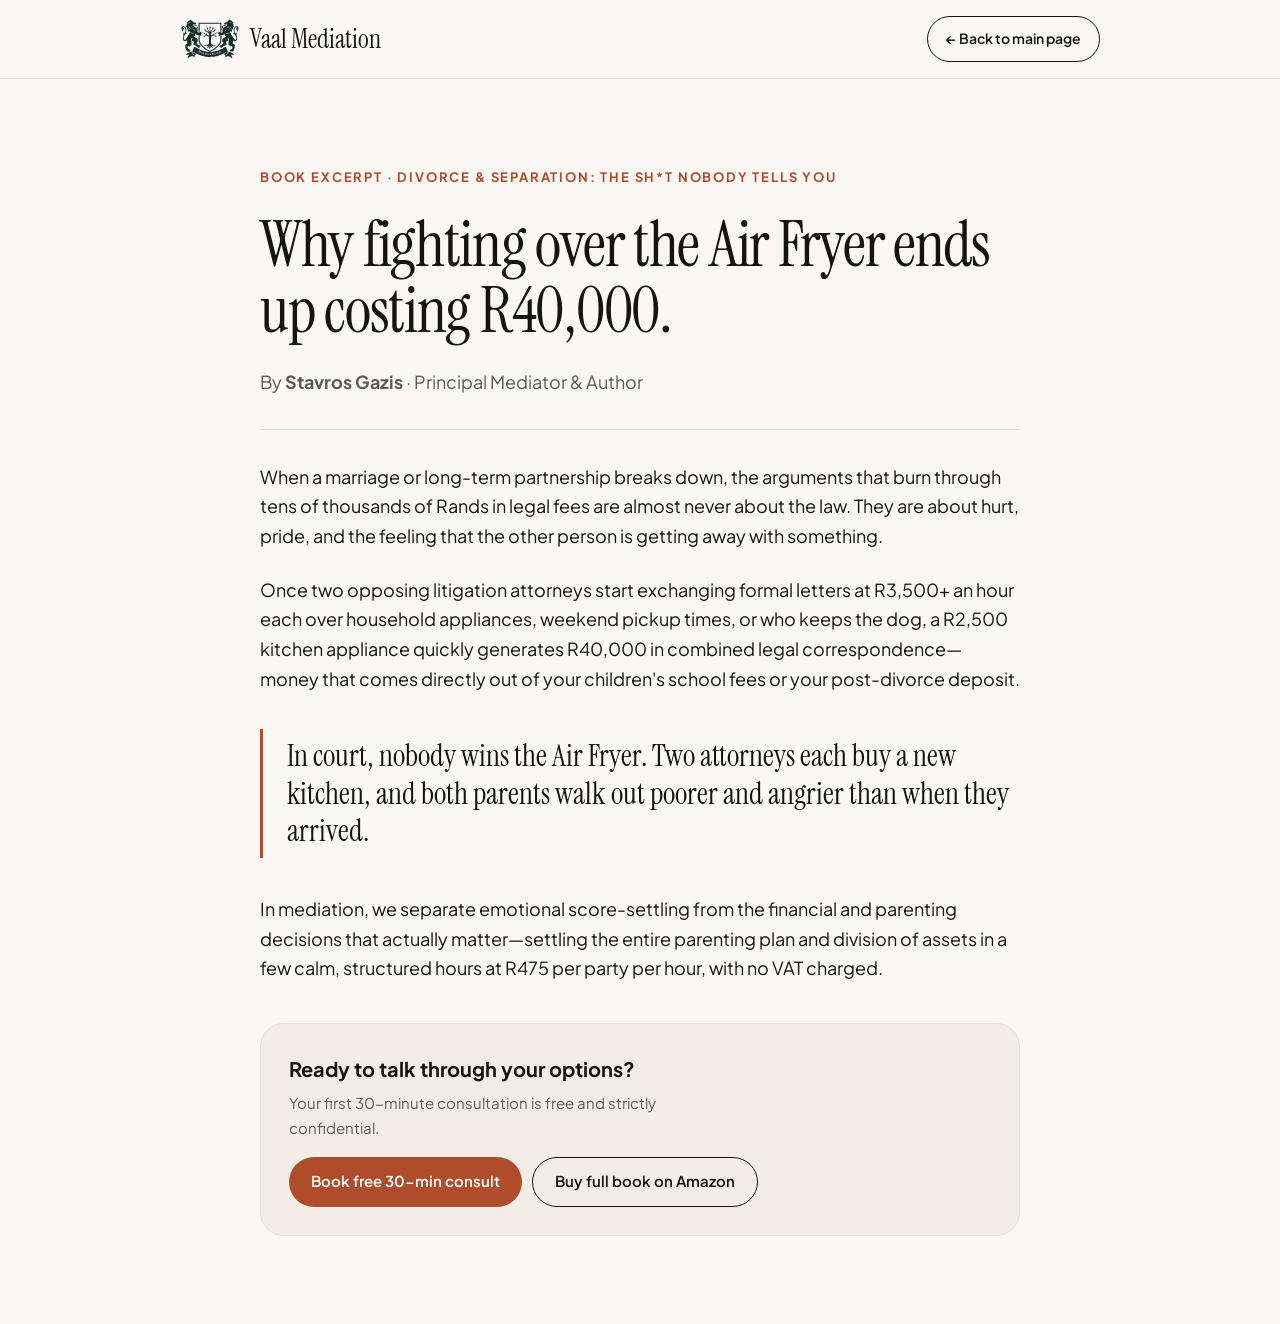
<file: excerpt.html>
<!doctype html>
<html lang="en">
<head>
<meta charset="utf-8">
<meta name="viewport" content="width=device-width, initial-scale=1">
<title>The R40,000 Air Fryer: Free Divorce Book Excerpt | Vaal Mediation</title>
<meta name="description" content="Free excerpt: the R40,000 Air Fryer, from Divorce &amp; Separation by Vaal Triangle mediator Stavros Gazis. Book a free 30-minute mediation consultation.">
<link rel="canonical" href="https://vaalmediation.co.za/excerpt.html">
<meta name="robots" content="index, follow">
<link rel="icon" href="assets/crest-compact-ink.svg" type="image/svg+xml">
<link rel="icon" href="favicon.ico" sizes="48x48">
<link rel="apple-touch-icon" href="apple-touch-icon.png">
<link rel="preconnect" href="https://fonts.googleapis.com">
<link rel="preconnect" href="https://fonts.gstatic.com" crossorigin>
<link rel="preload" as="style" href="https://fonts.googleapis.com/css2?family=Instrument+Serif:ital@0;1&family=Plus+Jakarta+Sans:wght@400;500;600;700&display=swap">
<link rel="stylesheet" href="https://fonts.googleapis.com/css2?family=Instrument+Serif:ital@0;1&family=Plus+Jakarta+Sans:wght@400;500;600;700&display=swap" media="print" onload="this.media='all'">
<noscript><link rel="stylesheet" href="https://fonts.googleapis.com/css2?family=Instrument+Serif:ital@0;1&family=Plus+Jakarta+Sans:wght@400;500;600;700&display=swap"></noscript>
<style>body{margin:0}a{color:#AE4C2C}a:hover{color:#8E3D20}</style>
</head>
<body style="--ink:#141413; --paper:#FAF8F5; --paper2:#F2EEE7; --forest:#182E2B; --clay:#AE4C2C; --line:#E4DED3; --muted:#5C5A55; background: var(--paper); color: var(--ink); font-family: 'Plus Jakarta Sans', system-ui, sans-serif; font-size: 18px; line-height: 1.65; -webkit-font-smoothing: antialiased">
<header style="border-bottom: 1px solid var(--line); background: var(--paper)">
  <div style="max-width: 920px; margin: 0 auto; padding: 16px clamp(20px, 4vw, 40px); display: flex; align-items: center; justify-content: space-between; gap: 12px">
    <a href="/" style="display: flex; align-items: center; gap: 10px; text-decoration: none; color: var(--ink)">
      <img src="assets/crest-compact-ink.svg" alt="Blackthorn Resolute crest" width="1494" height="1051" style="height: 42px; width: auto; display: block">
      <span style="font-family: 'Instrument Serif', Georgia, serif; font-size: 26px; line-height: 0.95">Vaal Mediation</span>
    </a>
    <a href="/" style="display: inline-flex; align-items: center; min-height: 44px; padding: 0 18px; border-radius: 999px; border: 1px solid var(--ink); color: var(--ink); font-weight: 600; font-size: 14px; text-decoration: none">← Back to main page</a>
  </div>
</header>
<main style="max-width: 760px; margin: 0 auto; padding: clamp(48px, 7vw, 88px) clamp(20px, 4vw, 40px); display: flex; flex-direction: column; gap: 24px">
  <p style="margin: 0; font-size: 13px; font-weight: 700; letter-spacing: 0.14em; text-transform: uppercase; color: var(--clay)">Book Excerpt · Divorce &amp; Separation: The Sh*t Nobody Tells You</p>
  <h1 style="margin: 0; font-family: 'Instrument Serif', Georgia, serif; font-weight: 400; font-size: clamp(40px, 6vw, 64px); line-height: 1.02; letter-spacing: -0.02em">Why fighting over the Air Fryer ends up costing R40,000.</h1>
  <p style="margin: 0; color: var(--muted)">By <strong>Stavros Gazis</strong> · Principal Mediator &amp; Author</p>
  <hr style="border: 0; border-top: 1px solid var(--line); margin: 8px 0">
  <p style="margin: 0">When a marriage or long-term partnership breaks down, the arguments that burn through tens of thousands of Rands in legal fees are almost never about the law. They are about hurt, pride, and the feeling that the other person is getting away with something.</p>
  <p style="margin: 0">Once two opposing litigation attorneys start exchanging formal letters at R3,500+ an hour each over household appliances, weekend pickup times, or who keeps the dog, a R2,500 kitchen appliance quickly generates R40,000 in combined legal correspondence—money that comes directly out of your children's school fees or your post-divorce deposit.</p>
  <blockquote style="margin: 12px 0; padding: 8px 0 8px 24px; border-left: 3px solid var(--clay); font-family: 'Instrument Serif', Georgia, serif; font-size: 30px; line-height: 1.25">In court, nobody wins the Air Fryer. Two attorneys each buy a new kitchen, and both parents walk out poorer and angrier than when they arrived.</blockquote>
  <p style="margin: 0">In mediation, we separate emotional score-settling from the financial and parenting decisions that actually matter—settling the entire parenting plan and division of assets in a few calm, structured hours at R475 per party per hour, with no VAT charged.</p>
  <div style="margin-top: 16px; background: var(--paper2); border: 1px solid var(--line); border-radius: 24px; padding: 28px; display: flex; flex-wrap: wrap; gap: 16px; align-items: center; justify-content: space-between">
    <div style="display: flex; flex-direction: column; gap: 6px; max-width: 440px">
      <strong style="font-size: 20px">Ready to talk through your options?</strong>
      <span style="font-size: 15px; color: var(--muted)">Your first 30-minute consultation is free and strictly confidential.</span>
    </div>
    <div style="display: flex; flex-wrap: wrap; gap: 10px">
      <a href="https://wa.me/27648987503?text=Hi%20Stavros%2C%20I%20read%20the%20Air%20Fryer%20excerpt%20on%20VaalMediation.co.za%20and%20would%20like%20to%20book%20a%20free%2030-minute%20consultation." style="display: inline-flex; align-items: center; justify-content: center; min-height: 48px; padding: 0 22px; border-radius: 999px; background: var(--clay); color: #fff; font-weight: 600; font-size: 15px; text-decoration: none" data-goatcounter-click="click-whatsapp" data-goatcounter-title="Click WhatsApp">Book free 30-min consult</a>
      <a href="https://www.amazon.com/dp/B0HM3ZNJ4K" target="_blank" rel="noopener" style="display: inline-flex; align-items: center; justify-content: center; min-height: 48px; padding: 0 22px; border-radius: 999px; border: 1px solid var(--ink); color: var(--ink); font-weight: 600; font-size: 15px; text-decoration: none">Buy full book on Amazon</a>
    </div>
  </div>
</main>
<script data-goatcounter="https://vaalmediation.goatcounter.com/count" async src="//gc.zgo.at/count.js"></script>
</body>
</html>
</file>
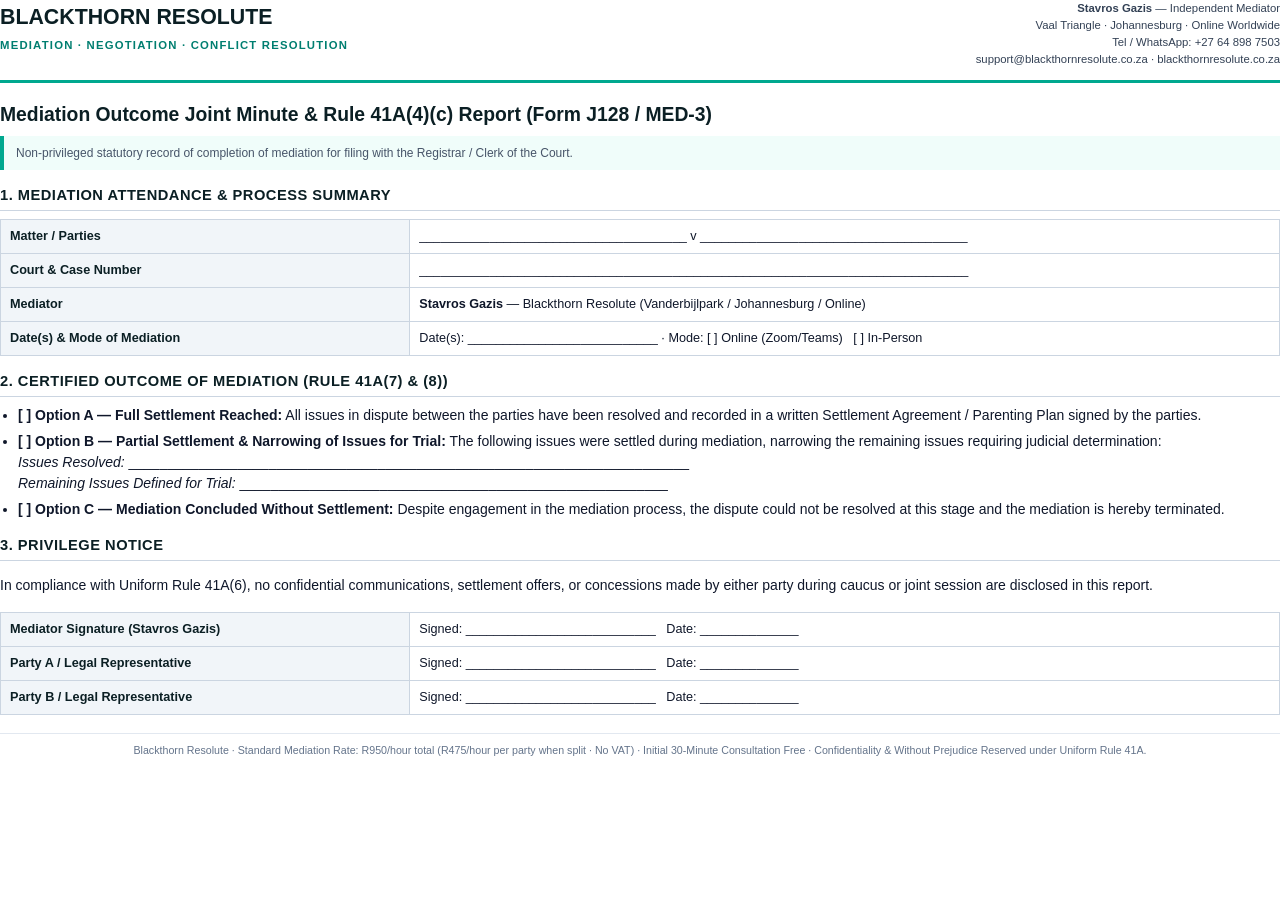
<file: templates/mediation-outcome-joint-minute.html>
<!DOCTYPE html>
<html lang="en">
<head>
<meta charset="utf-8">
<title>Mediation Outcome Joint Minute & Rule 41A(4)(c) Report (Form J128 / MED-3) — Blackthorn Resolute</title>
<style>
@page {
    size: A4;
    margin: 18mm 18mm 18mm 18mm;
}
body {
    font-family: 'Helvetica Neue', Helvetica, Arial, sans-serif;
    color: #0f172a;
    line-height: 1.5;
    font-size: 10.5pt;
    margin: 0;
}
.header {
    display: flex;
    justify-content: space-between;
    align-items: center;
    border-bottom: 3px solid #00a88f;
    padding-bottom: 12px;
    margin-bottom: 18px;
}
.brand-title {
    font-size: 16pt;
    font-weight: 800;
    color: #0b1f24;
    margin: 0;
}
.brand-sub {
    font-size: 8.5pt;
    letter-spacing: 1.2px;
    text-transform: uppercase;
    color: #007e70;
    font-weight: 700;
    margin-top: 3px;
}
.contact-box {
    text-align: right;
    font-size: 8.5pt;
    color: #334155;
}
h1 {
    font-size: 14.5pt;
    color: #0b1f24;
    margin: 0 0 6px 0;
}
.doc-meta {
    font-size: 9pt;
    color: #475569;
    margin-bottom: 14px;
    padding: 8px 12px;
    background: #f0fdfa;
    border-left: 4px solid #00a88f;
}
h2 {
    font-size: 11pt;
    color: #0b1f24;
    border-bottom: 1px solid #cbd5e1;
    padding-bottom: 4px;
    margin-top: 14px;
    margin-bottom: 8px;
    text-transform: uppercase;
    letter-spacing: 0.5px;
}
table {
    width: 100%;
    border-collapse: collapse;
    margin-bottom: 12px;
    font-size: 9.5pt;
}
th, td {
    border: 1px solid #cbd5e1;
    padding: 7px 9px;
    text-align: left;
    vertical-align: top;
}
th {
    background: #f1f5f9;
    color: #0b1f24;
    font-weight: 700;
    width: 32%;
}
ul {
    margin: 6px 0 12px 0;
    padding-left: 18px;
}
li {
    margin-bottom: 5px;
}
.sig-grid {
    width: 100%;
    margin-top: 16px;
}
.footer {
    margin-top: 18px;
    padding-top: 8px;
    border-top: 1px solid #e2e8f0;
    font-size: 8pt;
    color: #64748b;
    text-align: center;
}
</style>
</head>
<body>
<div class="header">
    <div>
        <p class="brand-title">BLACKTHORN RESOLUTE</p>
        <p class="brand-sub">Mediation · Negotiation · Conflict Resolution</p>
    </div>
    <div class="contact-box">
        <strong>Stavros Gazis</strong> — Independent Mediator<br>
        Vaal Triangle · Johannesburg · Online Worldwide<br>
        Tel / WhatsApp: +27 64 898 7503<br>
        support@blackthornresolute.co.za · blackthornresolute.co.za
    </div>
</div>
<h1>Mediation Outcome Joint Minute & Rule 41A(4)(c) Report (Form J128 / MED-3)</h1>
<div class="doc-meta">Non-privileged statutory record of completion of mediation for filing with the Registrar / Clerk of the Court.</div>

        <h2>1. Mediation Attendance & Process Summary</h2>
        <table>
            <tr><th>Matter / Parties</th><td>______________________________________ v ______________________________________</td></tr>
            <tr><th>Court &amp; Case Number</th><td>______________________________________________________________________________</td></tr>
            <tr><th>Mediator</th><td><strong>Stavros Gazis</strong> — Blackthorn Resolute (Vanderbijlpark / Johannesburg / Online)</td></tr>
            <tr><th>Date(s) &amp; Mode of Mediation</th><td>Date(s): ___________________________ · Mode: [ ] Online (Zoom/Teams) &nbsp; [ ] In-Person</td></tr>
        </table>

        <h2>2. Certified Outcome of Mediation (Rule 41A(7) &amp; (8))</h2>
        <ul>
            <li><strong>[ ] Option A — Full Settlement Reached:</strong> All issues in dispute between the parties have been resolved and recorded in a written Settlement Agreement / Parenting Plan signed by the parties.</li>
            <li><strong>[ ] Option B — Partial Settlement &amp; Narrowing of Issues for Trial:</strong> The following issues were settled during mediation, narrowing the remaining issues requiring judicial determination:<br>
                <em>Issues Resolved:</em> ________________________________________________________________________<br>
                <em>Remaining Issues Defined for Trial:</em> _______________________________________________________
            </li>
            <li><strong>[ ] Option C — Mediation Concluded Without Settlement:</strong> Despite engagement in the mediation process, the dispute could not be resolved at this stage and the mediation is hereby terminated.</li>
        </ul>

        <h2>3. Privilege Notice</h2>
        <p>In compliance with Uniform Rule 41A(6), no confidential communications, settlement offers, or concessions made by either party during caucus or joint session are disclosed in this report.</p>

        <table class="sig-grid">
            <tr>
                <th>Mediator Signature (Stavros Gazis)</th>
                <td>Signed: ___________________________ &nbsp; Date: ______________</td>
            </tr>
            <tr>
                <th>Party A / Legal Representative</th>
                <td>Signed: ___________________________ &nbsp; Date: ______________</td>
            </tr>
            <tr>
                <th>Party B / Legal Representative</th>
                <td>Signed: ___________________________ &nbsp; Date: ______________</td>
            </tr>
        </table>
        
<div class="footer">
    Blackthorn Resolute · Standard Mediation Rate: R950/hour total (R475/hour per party when split · No VAT) · Initial 30-Minute Consultation Free · Confidentiality &amp; Without Prejudice Reserved under Uniform Rule 41A.
</div>
<script data-goatcounter="https://vaalmediation.goatcounter.com/count" async src="//gc.zgo.at/count.js"></script>
</body>
</html>
</file>
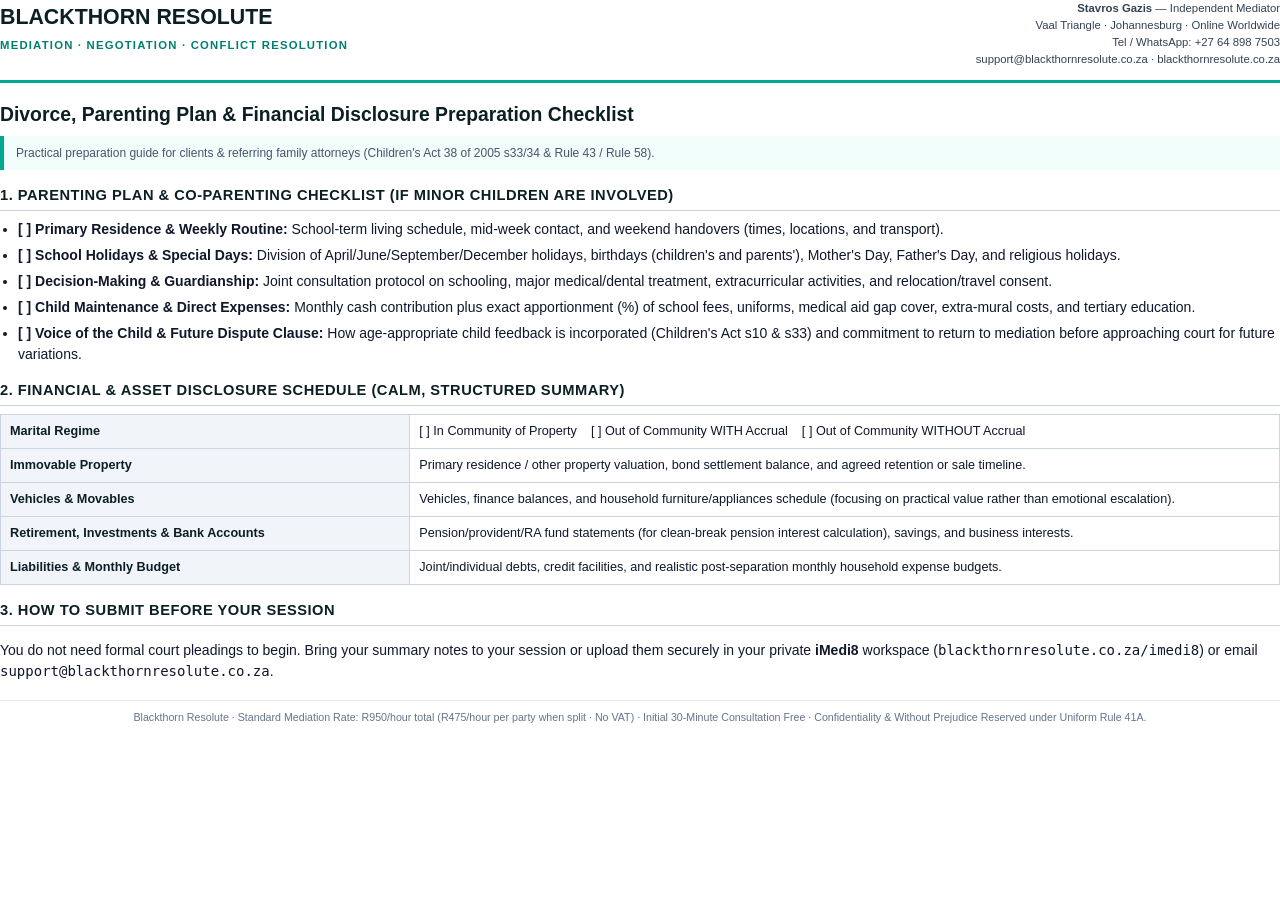
<file: templates/parenting-plan-financial-disclosure-checklist.html>
<!DOCTYPE html>
<html lang="en">
<head>
<meta charset="utf-8">
<title>Divorce, Parenting Plan & Financial Disclosure Preparation Checklist — Blackthorn Resolute</title>
<style>
@page {
    size: A4;
    margin: 18mm 18mm 18mm 18mm;
}
body {
    font-family: 'Helvetica Neue', Helvetica, Arial, sans-serif;
    color: #0f172a;
    line-height: 1.5;
    font-size: 10.5pt;
    margin: 0;
}
.header {
    display: flex;
    justify-content: space-between;
    align-items: center;
    border-bottom: 3px solid #00a88f;
    padding-bottom: 12px;
    margin-bottom: 18px;
}
.brand-title {
    font-size: 16pt;
    font-weight: 800;
    color: #0b1f24;
    margin: 0;
}
.brand-sub {
    font-size: 8.5pt;
    letter-spacing: 1.2px;
    text-transform: uppercase;
    color: #007e70;
    font-weight: 700;
    margin-top: 3px;
}
.contact-box {
    text-align: right;
    font-size: 8.5pt;
    color: #334155;
}
h1 {
    font-size: 14.5pt;
    color: #0b1f24;
    margin: 0 0 6px 0;
}
.doc-meta {
    font-size: 9pt;
    color: #475569;
    margin-bottom: 14px;
    padding: 8px 12px;
    background: #f0fdfa;
    border-left: 4px solid #00a88f;
}
h2 {
    font-size: 11pt;
    color: #0b1f24;
    border-bottom: 1px solid #cbd5e1;
    padding-bottom: 4px;
    margin-top: 14px;
    margin-bottom: 8px;
    text-transform: uppercase;
    letter-spacing: 0.5px;
}
table {
    width: 100%;
    border-collapse: collapse;
    margin-bottom: 12px;
    font-size: 9.5pt;
}
th, td {
    border: 1px solid #cbd5e1;
    padding: 7px 9px;
    text-align: left;
    vertical-align: top;
}
th {
    background: #f1f5f9;
    color: #0b1f24;
    font-weight: 700;
    width: 32%;
}
ul {
    margin: 6px 0 12px 0;
    padding-left: 18px;
}
li {
    margin-bottom: 5px;
}
.sig-grid {
    width: 100%;
    margin-top: 16px;
}
.footer {
    margin-top: 18px;
    padding-top: 8px;
    border-top: 1px solid #e2e8f0;
    font-size: 8pt;
    color: #64748b;
    text-align: center;
}
</style>
</head>
<body>
<div class="header">
    <div>
        <p class="brand-title">BLACKTHORN RESOLUTE</p>
        <p class="brand-sub">Mediation · Negotiation · Conflict Resolution</p>
    </div>
    <div class="contact-box">
        <strong>Stavros Gazis</strong> — Independent Mediator<br>
        Vaal Triangle · Johannesburg · Online Worldwide<br>
        Tel / WhatsApp: +27 64 898 7503<br>
        support@blackthornresolute.co.za · blackthornresolute.co.za
    </div>
</div>
<h1>Divorce, Parenting Plan & Financial Disclosure Preparation Checklist</h1>
<div class="doc-meta">Practical preparation guide for clients & referring family attorneys (Children's Act 38 of 2005 s33/34 & Rule 43 / Rule 58).</div>

        <h2>1. Parenting Plan & Co-Parenting Checklist (If Minor Children Are Involved)</h2>
        <ul>
            <li><strong>[ ] Primary Residence &amp; Weekly Routine:</strong> School-term living schedule, mid-week contact, and weekend handovers (times, locations, and transport).</li>
            <li><strong>[ ] School Holidays &amp; Special Days:</strong> Division of April/June/September/December holidays, birthdays (children's and parents'), Mother's Day, Father's Day, and religious holidays.</li>
            <li><strong>[ ] Decision-Making &amp; Guardianship:</strong> Joint consultation protocol on schooling, major medical/dental treatment, extracurricular activities, and relocation/travel consent.</li>
            <li><strong>[ ] Child Maintenance &amp; Direct Expenses:</strong> Monthly cash contribution plus exact apportionment (%) of school fees, uniforms, medical aid gap cover, extra-mural costs, and tertiary education.</li>
            <li><strong>[ ] Voice of the Child &amp; Future Dispute Clause:</strong> How age-appropriate child feedback is incorporated (Children's Act s10 &amp; s33) and commitment to return to mediation before approaching court for future variations.</li>
        </ul>

        <h2>2. Financial & Asset Disclosure Schedule (Calm, Structured Summary)</h2>
        <table>
            <tr><th>Marital Regime</th><td>[ ] In Community of Property &nbsp;&nbsp; [ ] Out of Community WITH Accrual &nbsp;&nbsp; [ ] Out of Community WITHOUT Accrual</td></tr>
            <tr><th>Immovable Property</th><td>Primary residence / other property valuation, bond settlement balance, and agreed retention or sale timeline.</td></tr>
            <tr><th>Vehicles &amp; Movables</th><td>Vehicles, finance balances, and household furniture/appliances schedule (focusing on practical value rather than emotional escalation).</td></tr>
            <tr><th>Retirement, Investments &amp; Bank Accounts</th><td>Pension/provident/RA fund statements (for clean-break pension interest calculation), savings, and business interests.</td></tr>
            <tr><th>Liabilities &amp; Monthly Budget</th><td>Joint/individual debts, credit facilities, and realistic post-separation monthly household expense budgets.</td></tr>
        </table>

        <h2>3. How to Submit Before Your Session</h2>
        <p>You do not need formal court pleadings to begin. Bring your summary notes to your session or upload them securely in your private <strong>iMedi8</strong> workspace (<code>blackthornresolute.co.za/imedi8</code>) or email <code>support@blackthornresolute.co.za</code>.</p>
        
<div class="footer">
    Blackthorn Resolute · Standard Mediation Rate: R950/hour total (R475/hour per party when split · No VAT) · Initial 30-Minute Consultation Free · Confidentiality &amp; Without Prejudice Reserved under Uniform Rule 41A.
</div>
<script data-goatcounter="https://vaalmediation.goatcounter.com/count" async src="//gc.zgo.at/count.js"></script>
</body>
</html>
</file>
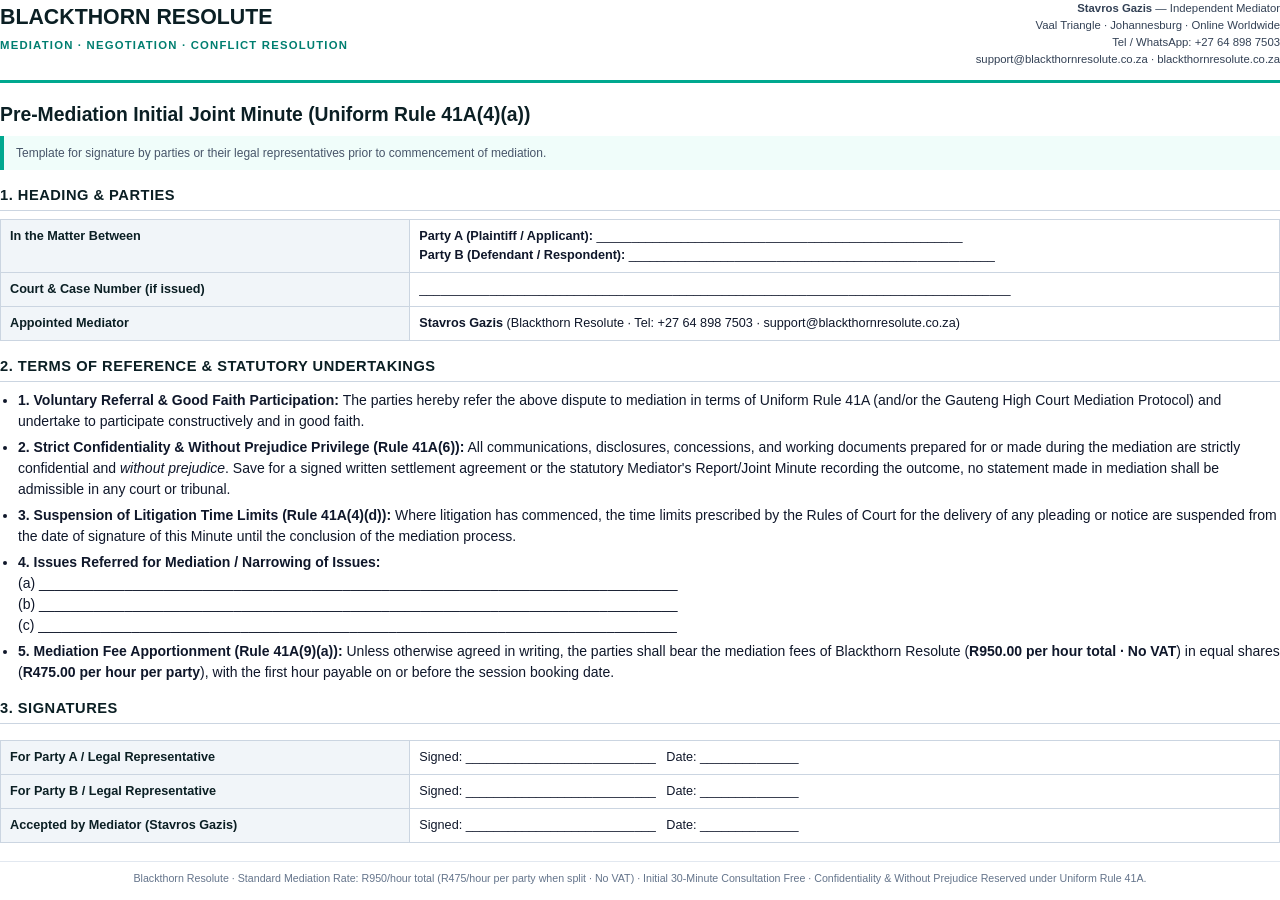
<file: templates/pre-mediation-initial-joint-minute.html>
<!DOCTYPE html>
<html lang="en">
<head>
<meta charset="utf-8">
<title>Pre-Mediation Initial Joint Minute (Uniform Rule 41A(4)(a)) — Blackthorn Resolute</title>
<style>
@page {
    size: A4;
    margin: 18mm 18mm 18mm 18mm;
}
body {
    font-family: 'Helvetica Neue', Helvetica, Arial, sans-serif;
    color: #0f172a;
    line-height: 1.5;
    font-size: 10.5pt;
    margin: 0;
}
.header {
    display: flex;
    justify-content: space-between;
    align-items: center;
    border-bottom: 3px solid #00a88f;
    padding-bottom: 12px;
    margin-bottom: 18px;
}
.brand-title {
    font-size: 16pt;
    font-weight: 800;
    color: #0b1f24;
    margin: 0;
}
.brand-sub {
    font-size: 8.5pt;
    letter-spacing: 1.2px;
    text-transform: uppercase;
    color: #007e70;
    font-weight: 700;
    margin-top: 3px;
}
.contact-box {
    text-align: right;
    font-size: 8.5pt;
    color: #334155;
}
h1 {
    font-size: 14.5pt;
    color: #0b1f24;
    margin: 0 0 6px 0;
}
.doc-meta {
    font-size: 9pt;
    color: #475569;
    margin-bottom: 14px;
    padding: 8px 12px;
    background: #f0fdfa;
    border-left: 4px solid #00a88f;
}
h2 {
    font-size: 11pt;
    color: #0b1f24;
    border-bottom: 1px solid #cbd5e1;
    padding-bottom: 4px;
    margin-top: 14px;
    margin-bottom: 8px;
    text-transform: uppercase;
    letter-spacing: 0.5px;
}
table {
    width: 100%;
    border-collapse: collapse;
    margin-bottom: 12px;
    font-size: 9.5pt;
}
th, td {
    border: 1px solid #cbd5e1;
    padding: 7px 9px;
    text-align: left;
    vertical-align: top;
}
th {
    background: #f1f5f9;
    color: #0b1f24;
    font-weight: 700;
    width: 32%;
}
ul {
    margin: 6px 0 12px 0;
    padding-left: 18px;
}
li {
    margin-bottom: 5px;
}
.sig-grid {
    width: 100%;
    margin-top: 16px;
}
.footer {
    margin-top: 18px;
    padding-top: 8px;
    border-top: 1px solid #e2e8f0;
    font-size: 8pt;
    color: #64748b;
    text-align: center;
}
</style>
</head>
<body>
<div class="header">
    <div>
        <p class="brand-title">BLACKTHORN RESOLUTE</p>
        <p class="brand-sub">Mediation · Negotiation · Conflict Resolution</p>
    </div>
    <div class="contact-box">
        <strong>Stavros Gazis</strong> — Independent Mediator<br>
        Vaal Triangle · Johannesburg · Online Worldwide<br>
        Tel / WhatsApp: +27 64 898 7503<br>
        support@blackthornresolute.co.za · blackthornresolute.co.za
    </div>
</div>
<h1>Pre-Mediation Initial Joint Minute (Uniform Rule 41A(4)(a))</h1>
<div class="doc-meta">Template for signature by parties or their legal representatives prior to commencement of mediation.</div>

        <h2>1. Heading & Parties</h2>
        <table>
            <tr><th>In the Matter Between</th><td><strong>Party A (Plaintiff / Applicant):</strong> ____________________________________________________<br><strong>Party B (Defendant / Respondent):</strong> ____________________________________________________</td></tr>
            <tr><th>Court &amp; Case Number (if issued)</th><td>____________________________________________________________________________________</td></tr>
            <tr><th>Appointed Mediator</th><td><strong>Stavros Gazis</strong> (Blackthorn Resolute · Tel: +27 64 898 7503 · support@blackthornresolute.co.za)</td></tr>
        </table>

        <h2>2. Terms of Reference & Statutory Undertakings</h2>
        <ul>
            <li><strong>1. Voluntary Referral &amp; Good Faith Participation:</strong> The parties hereby refer the above dispute to mediation in terms of Uniform Rule 41A (and/or the Gauteng High Court Mediation Protocol) and undertake to participate constructively and in good faith.</li>
            <li><strong>2. Strict Confidentiality &amp; Without Prejudice Privilege (Rule 41A(6)):</strong> All communications, disclosures, concessions, and working documents prepared for or made during the mediation are strictly confidential and <em>without prejudice</em>. Save for a signed written settlement agreement or the statutory Mediator's Report/Joint Minute recording the outcome, no statement made in mediation shall be admissible in any court or tribunal.</li>
            <li><strong>3. Suspension of Litigation Time Limits (Rule 41A(4)(d)):</strong> Where litigation has commenced, the time limits prescribed by the Rules of Court for the delivery of any pleading or notice are suspended from the date of signature of this Minute until the conclusion of the mediation process.</li>
            <li><strong>4. Issues Referred for Mediation / Narrowing of Issues:</strong><br>
                (a) __________________________________________________________________________________<br>
                (b) __________________________________________________________________________________<br>
                (c) __________________________________________________________________________________
            </li>
            <li><strong>5. Mediation Fee Apportionment (Rule 41A(9)(a)):</strong> Unless otherwise agreed in writing, the parties shall bear the mediation fees of Blackthorn Resolute (<strong>R950.00 per hour total · No VAT</strong>) in equal shares (<strong>R475.00 per hour per party</strong>), with the first hour payable on or before the session booking date.</li>
        </ul>

        <h2>3. Signatures</h2>
        <table class="sig-grid">
            <tr>
                <th>For Party A / Legal Representative</th>
                <td>Signed: ___________________________ &nbsp; Date: ______________</td>
            </tr>
            <tr>
                <th>For Party B / Legal Representative</th>
                <td>Signed: ___________________________ &nbsp; Date: ______________</td>
            </tr>
            <tr>
                <th>Accepted by Mediator (Stavros Gazis)</th>
                <td>Signed: ___________________________ &nbsp; Date: ______________</td>
            </tr>
        </table>
        
<div class="footer">
    Blackthorn Resolute · Standard Mediation Rate: R950/hour total (R475/hour per party when split · No VAT) · Initial 30-Minute Consultation Free · Confidentiality &amp; Without Prejudice Reserved under Uniform Rule 41A.
</div>
<script data-goatcounter="https://vaalmediation.goatcounter.com/count" async src="//gc.zgo.at/count.js"></script>
</body>
</html>
</file>
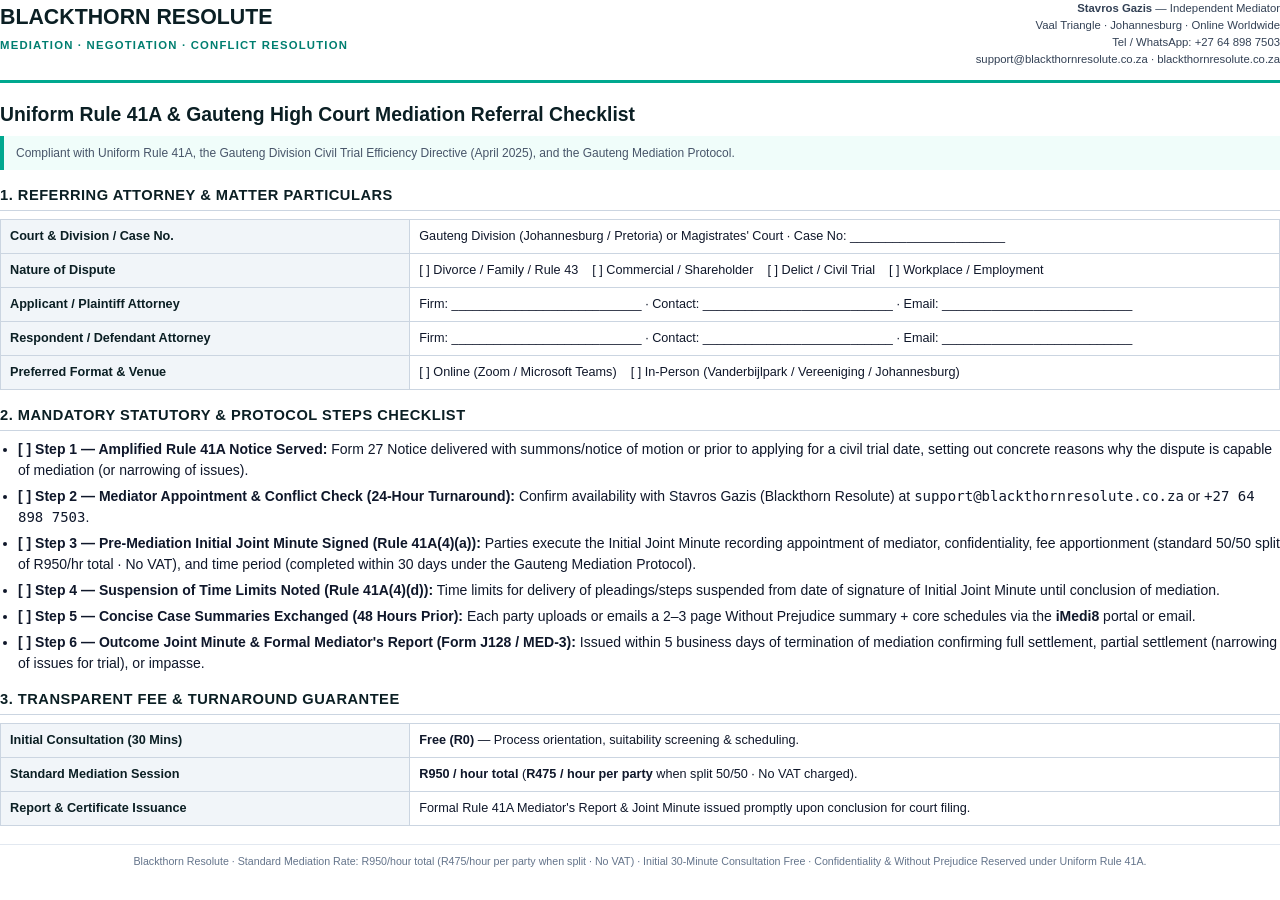
<file: templates/rule-41a-referral-checklist.html>
<!DOCTYPE html>
<html lang="en">
<head>
<meta charset="utf-8">
<title>Uniform Rule 41A & Gauteng High Court Mediation Referral Checklist — Blackthorn Resolute</title>
<style>
@page {
    size: A4;
    margin: 18mm 18mm 18mm 18mm;
}
body {
    font-family: 'Helvetica Neue', Helvetica, Arial, sans-serif;
    color: #0f172a;
    line-height: 1.5;
    font-size: 10.5pt;
    margin: 0;
}
.header {
    display: flex;
    justify-content: space-between;
    align-items: center;
    border-bottom: 3px solid #00a88f;
    padding-bottom: 12px;
    margin-bottom: 18px;
}
.brand-title {
    font-size: 16pt;
    font-weight: 800;
    color: #0b1f24;
    margin: 0;
}
.brand-sub {
    font-size: 8.5pt;
    letter-spacing: 1.2px;
    text-transform: uppercase;
    color: #007e70;
    font-weight: 700;
    margin-top: 3px;
}
.contact-box {
    text-align: right;
    font-size: 8.5pt;
    color: #334155;
}
h1 {
    font-size: 14.5pt;
    color: #0b1f24;
    margin: 0 0 6px 0;
}
.doc-meta {
    font-size: 9pt;
    color: #475569;
    margin-bottom: 14px;
    padding: 8px 12px;
    background: #f0fdfa;
    border-left: 4px solid #00a88f;
}
h2 {
    font-size: 11pt;
    color: #0b1f24;
    border-bottom: 1px solid #cbd5e1;
    padding-bottom: 4px;
    margin-top: 14px;
    margin-bottom: 8px;
    text-transform: uppercase;
    letter-spacing: 0.5px;
}
table {
    width: 100%;
    border-collapse: collapse;
    margin-bottom: 12px;
    font-size: 9.5pt;
}
th, td {
    border: 1px solid #cbd5e1;
    padding: 7px 9px;
    text-align: left;
    vertical-align: top;
}
th {
    background: #f1f5f9;
    color: #0b1f24;
    font-weight: 700;
    width: 32%;
}
ul {
    margin: 6px 0 12px 0;
    padding-left: 18px;
}
li {
    margin-bottom: 5px;
}
.sig-grid {
    width: 100%;
    margin-top: 16px;
}
.footer {
    margin-top: 18px;
    padding-top: 8px;
    border-top: 1px solid #e2e8f0;
    font-size: 8pt;
    color: #64748b;
    text-align: center;
}
</style>
</head>
<body>
<div class="header">
    <div>
        <p class="brand-title">BLACKTHORN RESOLUTE</p>
        <p class="brand-sub">Mediation · Negotiation · Conflict Resolution</p>
    </div>
    <div class="contact-box">
        <strong>Stavros Gazis</strong> — Independent Mediator<br>
        Vaal Triangle · Johannesburg · Online Worldwide<br>
        Tel / WhatsApp: +27 64 898 7503<br>
        support@blackthornresolute.co.za · blackthornresolute.co.za
    </div>
</div>
<h1>Uniform Rule 41A & Gauteng High Court Mediation Referral Checklist</h1>
<div class="doc-meta">Compliant with Uniform Rule 41A, the Gauteng Division Civil Trial Efficiency Directive (April 2025), and the Gauteng Mediation Protocol.</div>

        <h2>1. Referring Attorney & Matter Particulars</h2>
        <table>
            <tr><th>Court & Division / Case No.</th><td>Gauteng Division (Johannesburg / Pretoria) or Magistrates' Court · Case No: ______________________</td></tr>
            <tr><th>Nature of Dispute</th><td>[ ] Divorce / Family / Rule 43 &nbsp;&nbsp; [ ] Commercial / Shareholder &nbsp;&nbsp; [ ] Delict / Civil Trial &nbsp;&nbsp; [ ] Workplace / Employment</td></tr>
            <tr><th>Applicant / Plaintiff Attorney</th><td>Firm: ___________________________ · Contact: ___________________________ · Email: ___________________________</td></tr>
            <tr><th>Respondent / Defendant Attorney</th><td>Firm: ___________________________ · Contact: ___________________________ · Email: ___________________________</td></tr>
            <tr><th>Preferred Format & Venue</th><td>[ ] Online (Zoom / Microsoft Teams) &nbsp;&nbsp; [ ] In-Person (Vanderbijlpark / Vereeniging / Johannesburg)</td></tr>
        </table>

        <h2>2. Mandatory Statutory & Protocol Steps Checklist</h2>
        <ul>
            <li><strong>[ ] Step 1 — Amplified Rule 41A Notice Served:</strong> Form 27 Notice delivered with summons/notice of motion or prior to applying for a civil trial date, setting out concrete reasons why the dispute is capable of mediation (or narrowing of issues).</li>
            <li><strong>[ ] Step 2 — Mediator Appointment & Conflict Check (24-Hour Turnaround):</strong> Confirm availability with Stavros Gazis (Blackthorn Resolute) at <code>support@blackthornresolute.co.za</code> or <code>+27 64 898 7503</code>.</li>
            <li><strong>[ ] Step 3 — Pre-Mediation Initial Joint Minute Signed (Rule 41A(4)(a)):</strong> Parties execute the Initial Joint Minute recording appointment of mediator, confidentiality, fee apportionment (standard 50/50 split of R950/hr total · No VAT), and time period (completed within 30 days under the Gauteng Mediation Protocol).</li>
            <li><strong>[ ] Step 4 — Suspension of Time Limits Noted (Rule 41A(4)(d)):</strong> Time limits for delivery of pleadings/steps suspended from date of signature of Initial Joint Minute until conclusion of mediation.</li>
            <li><strong>[ ] Step 5 — Concise Case Summaries Exchanged (48 Hours Prior):</strong> Each party uploads or emails a 2–3 page Without Prejudice summary + core schedules via the <strong>iMedi8</strong> portal or email.</li>
            <li><strong>[ ] Step 6 — Outcome Joint Minute & Formal Mediator's Report (Form J128 / MED-3):</strong> Issued within 5 business days of termination of mediation confirming full settlement, partial settlement (narrowing of issues for trial), or impasse.</li>
        </ul>

        <h2>3. Transparent Fee & Turnaround Guarantee</h2>
        <table>
            <tr><th>Initial Consultation (30 Mins)</th><td><strong>Free (R0)</strong> — Process orientation, suitability screening &amp; scheduling.</td></tr>
            <tr><th>Standard Mediation Session</th><td><strong>R950 / hour total</strong> (<strong>R475 / hour per party</strong> when split 50/50 · No VAT charged).</td></tr>
            <tr><th>Report &amp; Certificate Issuance</th><td>Formal Rule 41A Mediator's Report &amp; Joint Minute issued promptly upon conclusion for court filing.</td></tr>
        </table>
        
<div class="footer">
    Blackthorn Resolute · Standard Mediation Rate: R950/hour total (R475/hour per party when split · No VAT) · Initial 30-Minute Consultation Free · Confidentiality &amp; Without Prejudice Reserved under Uniform Rule 41A.
</div>
<script data-goatcounter="https://vaalmediation.goatcounter.com/count" async src="//gc.zgo.at/count.js"></script>
</body>
</html>
</file>
